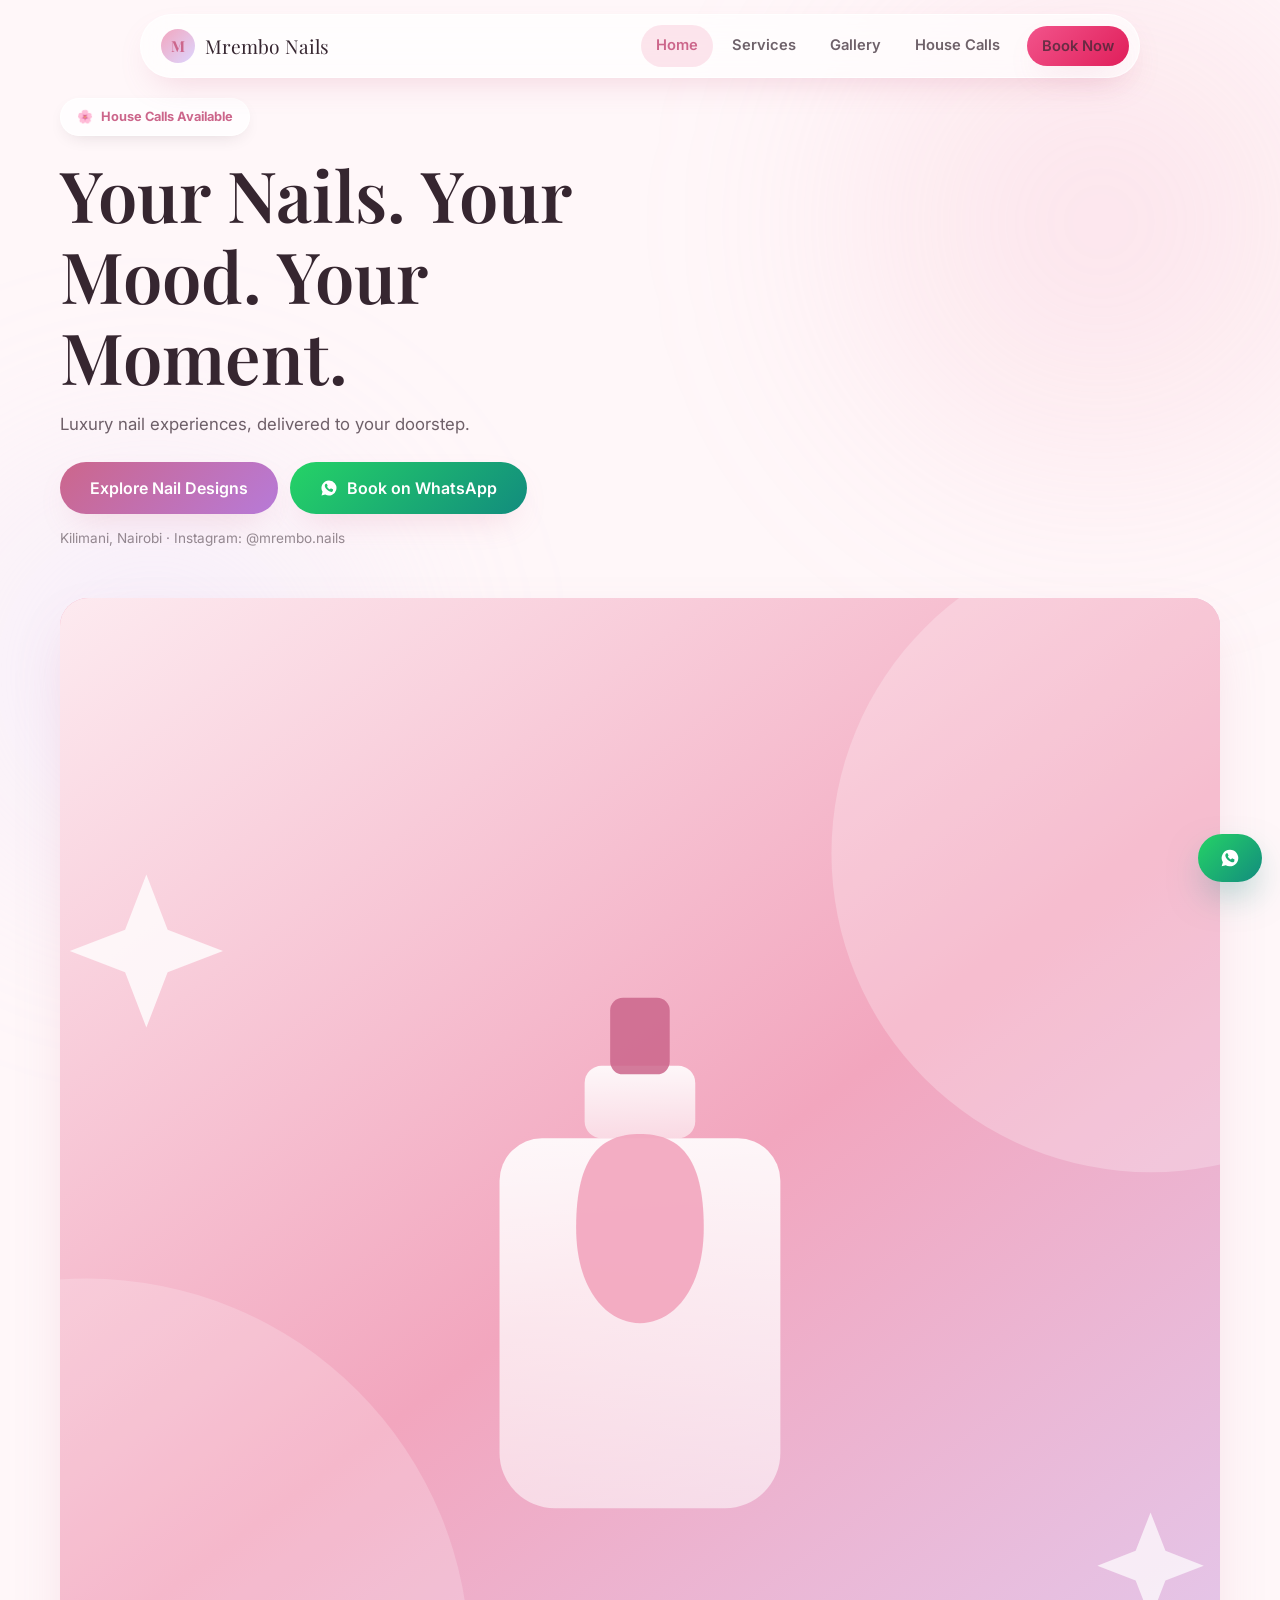
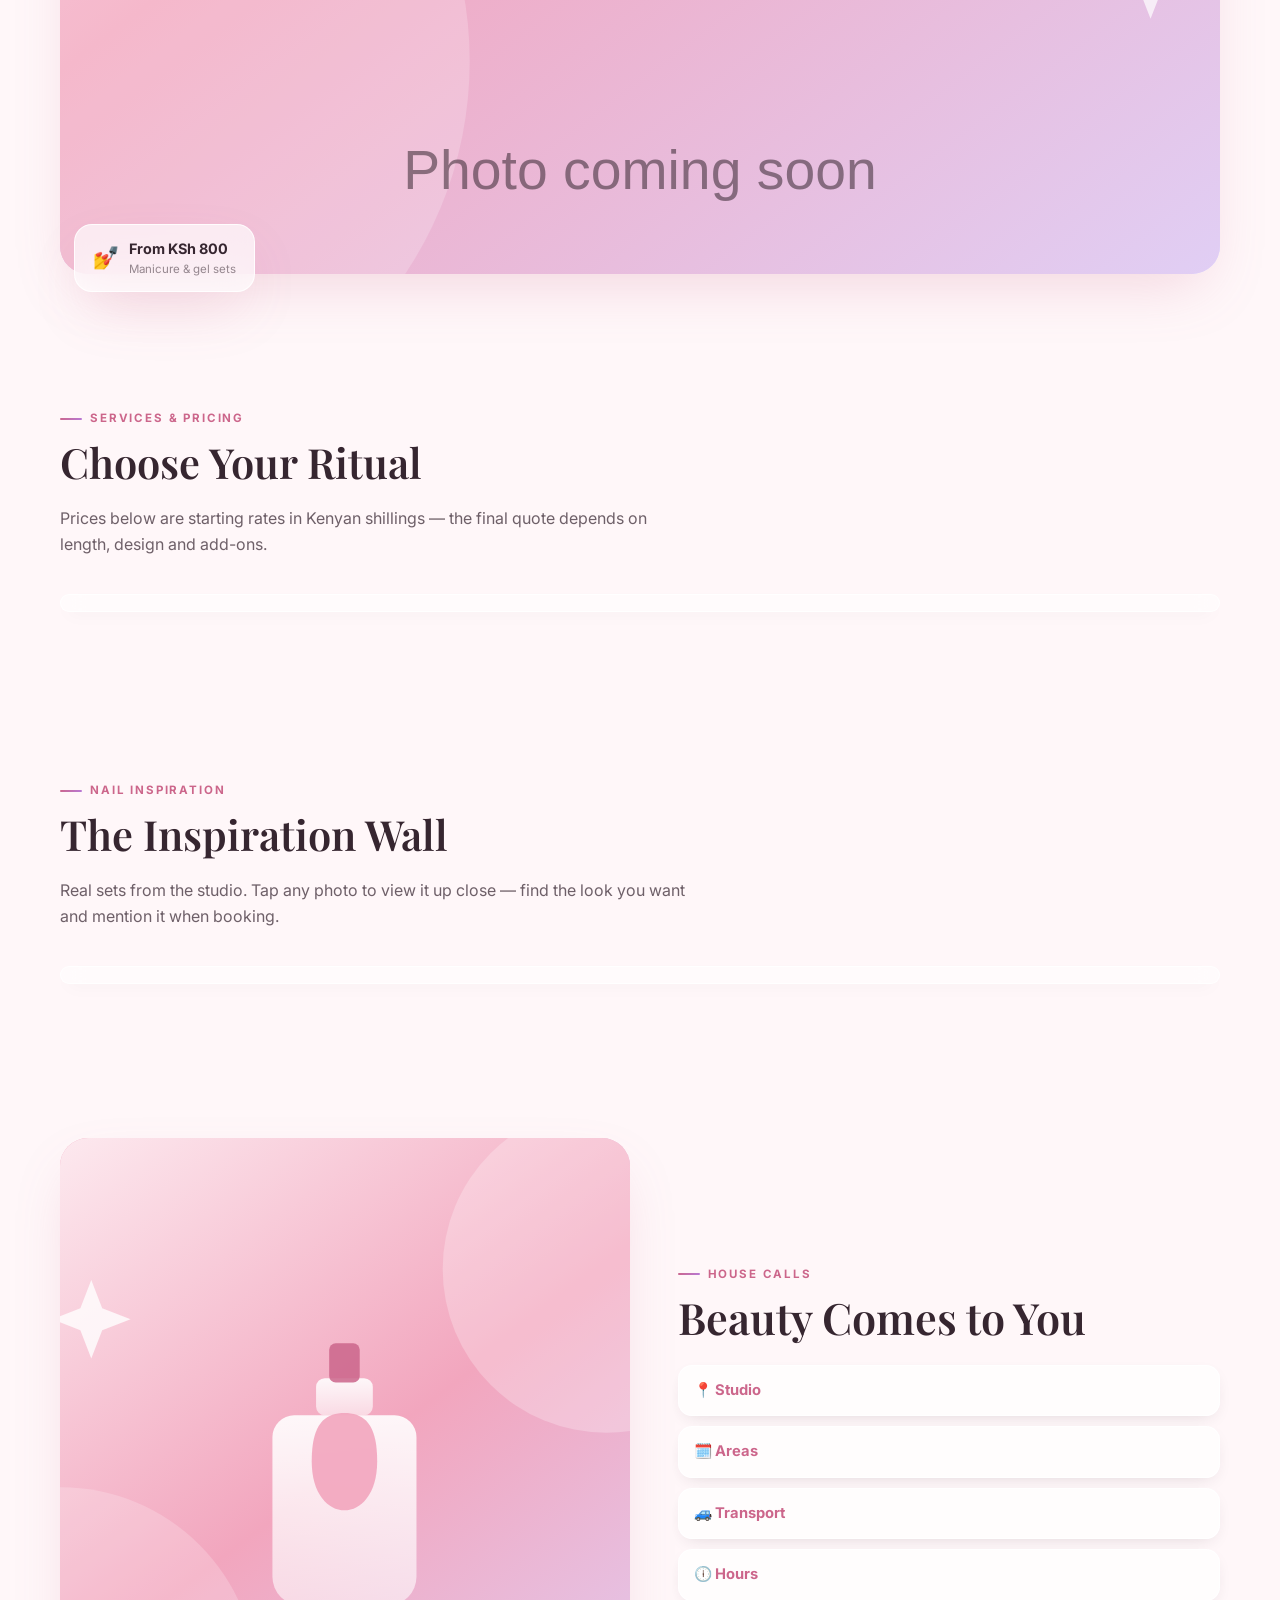
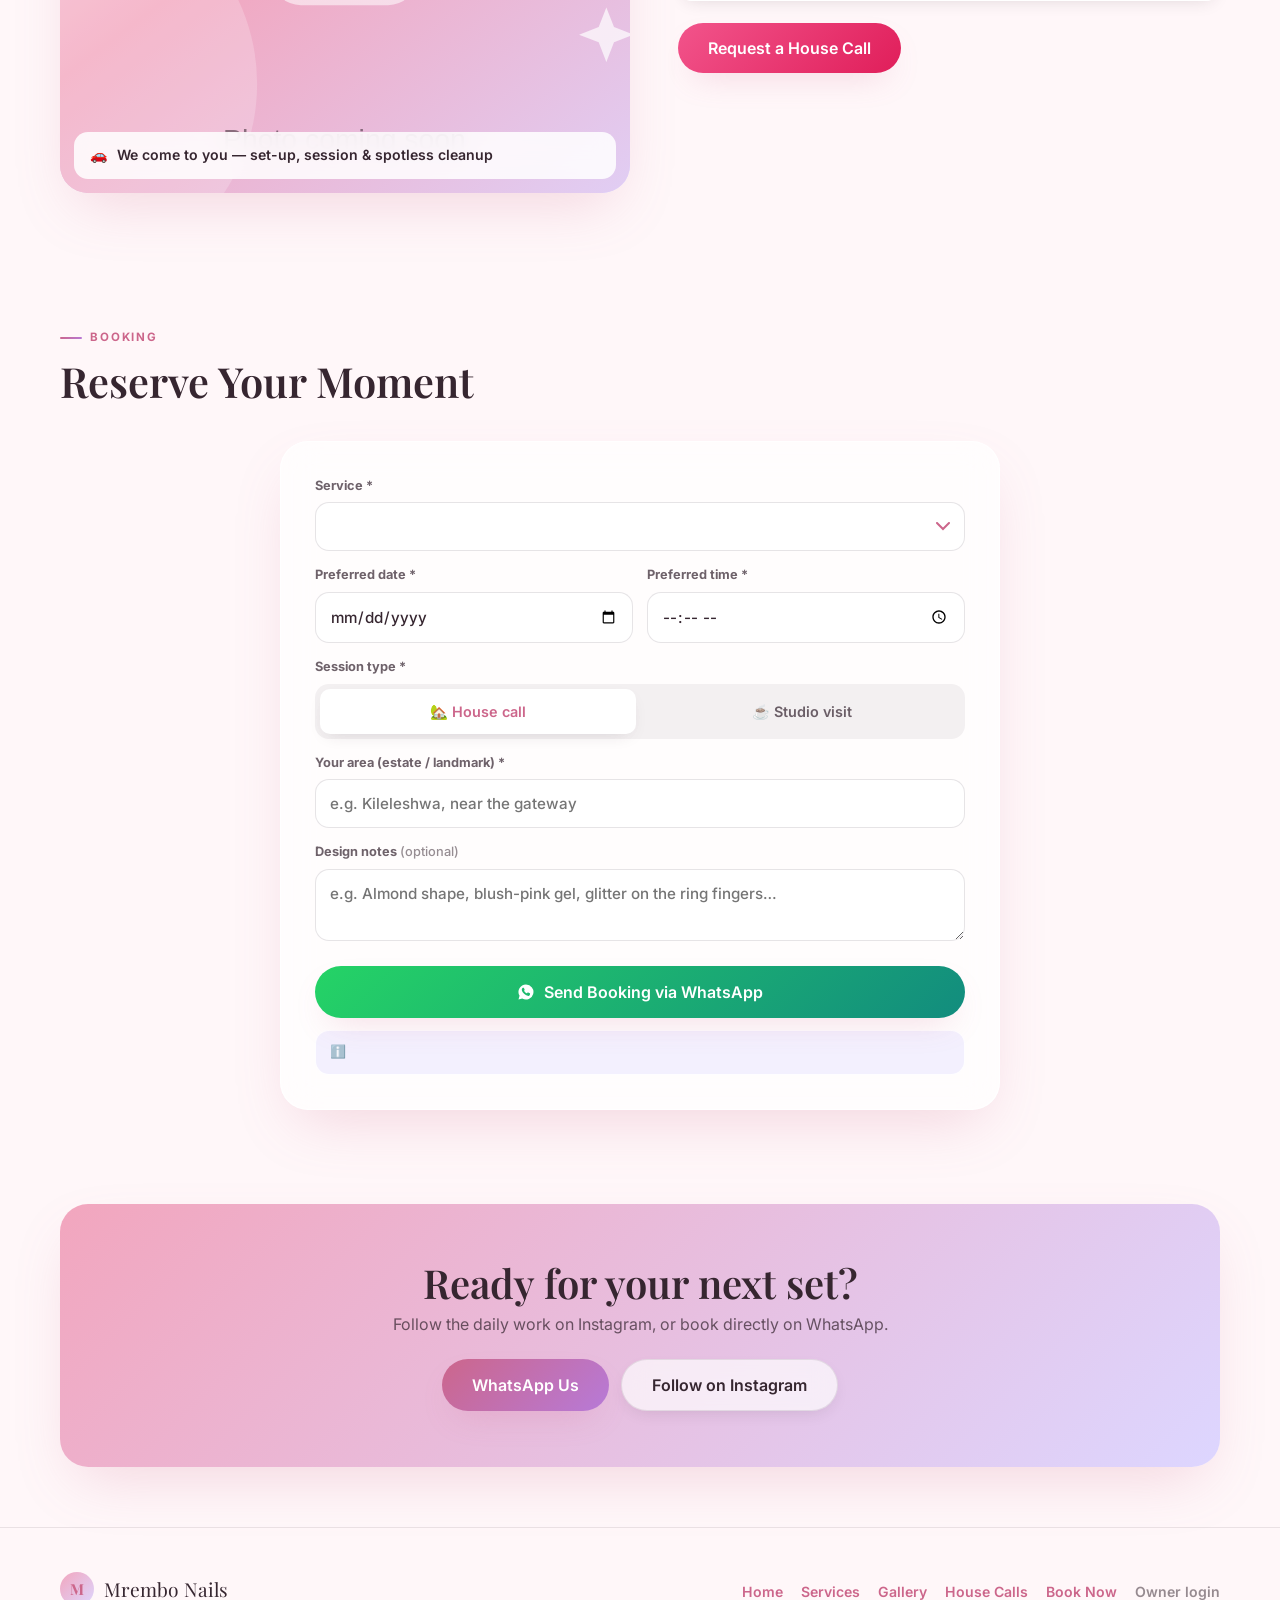
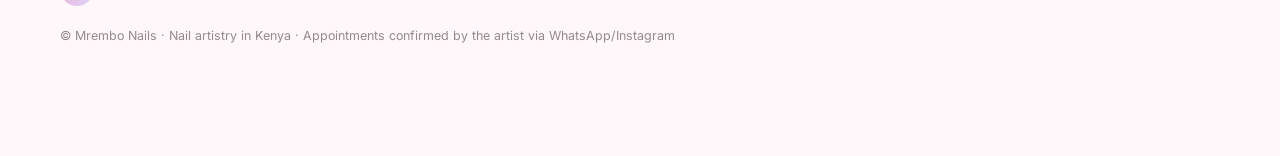
<file: index.html>
<!DOCTYPE html>
<html lang="en">
<head>
  <meta charset="UTF-8">
  <meta name="viewport" content="width=device-width, initial-scale=1.0, viewport-fit=cover">
  <!-- 👑 CONFIGURE (optional): replace with the real title/description before launch -->
  <title>Mrembo Nails — Luxury Nail Experiences in Nairobi</title>
  <meta name="description" content="Luxury nail experiences delivered to your doorstep. Manicure, gel, acrylic, French tips & custom nail art — book instantly on WhatsApp. House calls available.">
  <meta name="theme-color" content="#FFF7F9">
  <meta property="og:title" content="Mrembo Nails — Your Nails. Your Mood. Your Moment.">
  <meta property="og:description" content="Luxury nail experiences, delivered to your doorstep. Book on WhatsApp.">
  <meta property="og:type" content="website">

  <link rel="preconnect" href="https://fonts.googleapis.com">
  <link rel="preconnect" href="https://fonts.gstatic.com" crossorigin>
  <link rel="preconnect" href="https://images.unsplash.com">
  <link href="https://fonts.googleapis.com/css2?family=Playfair+Display:ital,wght@0,500;0,600;0,700;1,500&family=Inter:wght@400;500;600;700&display=swap" rel="stylesheet">
  <link rel="stylesheet" href="styles.css">
  <link rel="icon" href="assets/favicon.svg" type="image/svg+xml">
</head>
<body>
  <a class="skip-link" href="#main">Skip to content</a>
  <div class="page-glow" aria-hidden="true"></div>

  <!-- ── Floating glass navigation ─────────────────────────────────── -->
  <nav class="site-nav" aria-label="Main">
    <a class="brand" href="#home" id="brand">
      <span class="brand-mark" id="brand-mark" aria-hidden="true">M</span>
      <img id="brand-img" alt="" hidden>
      <span id="brand-name">Mrembo Nails</span>
    </a>
    <div class="nav-links">
      <a href="#home" class="active">Home</a>
      <a href="#services">Services</a>
      <a href="#gallery">Gallery</a>
      <a href="#house-calls">House Calls</a>
      <a href="#services" class="btn btn-sm btn-light nav-cta" data-scroll>Book Now</a>
    </div>
    <button class="icon-btn menu-btn" id="menu-btn" aria-label="Open menu" aria-expanded="false" aria-controls="drawer">
      <span></span><span></span><span></span>
    </button>
  </nav>
  <div class="mobile-drawer" id="drawer">
    <a href="#home">Home</a>
    <a href="#services">Services</a>
    <a href="#gallery">Gallery</a>
    <a href="#house-calls">House Calls</a>
    <a href="#book">Book Now</a>
  </div>

  <main id="main">
    <!-- ── Hero ──────────────────────────────────────────────────────── -->
    <section id="home" class="section" style="padding-top: calc(var(--nav-h) + 34px);">
      <div class="wrap hero-grid" style="display:grid; gap:34px; align-items:center;">
        <div class="hero-txt" style="max-width:560px;">
          <span class="pill-badge" id="hero-badge" style="display:inline-flex;align-items:center;gap:8px;background:rgba(255,255,255,0.75);border:1px solid var(--border);box-shadow:var(--shadow-sm);border-radius:999px;padding:8px 16px;font-size:0.8rem;font-weight:700;color:var(--rose);margin-bottom:18px;">
            <span aria-hidden="true">🌸</span><span id="hero-badge-text">House Calls Available</span>
          </span>
          <h1 style="font-size:clamp(2.5rem, 8vw, 4.4rem); margin-bottom:14px;" id="hero-headline">Your Nails. Your Mood. Your Moment.</h1>
          <p style="font-size:1.05rem; color:var(--ink-soft); margin-bottom:24px;" id="hero-desc">
            Luxury nail experiences, delivered to your doorstep.
          </p>
          <div style="display:flex; gap:12px; flex-wrap:wrap;">
            <a href="#gallery" class="btn btn-lg" id="hero-explore">Explore Nail Designs</a>
            <a href="#book" class="btn btn-lg btn-wa" id="hero-wa" data-scroll>
              <svg width="18" height="18" viewBox="0 0 24 24" fill="currentColor" aria-hidden="true"><path d="M12 2a10 10 0 0 0-8.6 15.1L2 22l5-1.3A10 10 0 1 0 12 2Zm5.2 14c-.2.6-1.2 1.2-1.7 1.2-.4 0-1 .1-3.3-.9-2.8-1.2-4.6-4.1-4.7-4.3-.1-.2-1.1-1.6-1.1-3s.7-2.1 1-2.4c.2-.3.5-.4.7-.4h.5c.2 0 .4 0 .6.5l.9 2.1c.1.2.1.4 0 .6L9.6 10c-.1.2-.2.4 0 .6.4.7 1 1.5 1.6 2 .7.6 1.3.9 1.7 1.1.2.1.4 0 .5-.1l.9-1c.2-.2.4-.2.6-.1l2.1 1c.2.1.4.2.4.4s0 1-.2 1.1Z"/></svg>
              <span id="hero-wa-label">Book on WhatsApp</span>
            </a>
          </div>
          <p style="font-size:0.85rem; color:var(--ink-faint); margin-top:14px;" id="hero-meta">Kilimani, Nairobi · Instagram: @mrembo.nails</p>
        </div>
        <div class="hero-img" style="position:relative;">
          <div style="border-radius:var(--radius-lg); overflow:hidden; box-shadow:var(--shadow-lg); aspect-ratio:4/4.4; background:var(--grad-pink);">
            <img id="hero-image" src="assets/placeholder.svg" alt="Fresh set of glossy nails, a sample from the studio" fetchpriority="high" style="width:100%;height:100%;object-fit:cover;">
          </div>
          <div class="glass-card" id="hero-from-card" style="position:absolute; left:14px; bottom:-18px; padding:12px 18px; border-radius:18px; display:flex; align-items:center; gap:10px;">
            <span style="font-size:1.3rem;" aria-hidden="true">💅</span>
            <div>
              <div style="font-weight:700; font-size:0.9rem;"><span id="hero-from-label">From</span> <span id="hero-from">KSh 800</span></div>
              <div id="hero-from-caption" style="font-size:0.72rem; color:var(--ink-faint);">Manicure & gel sets</div>
            </div>
          </div>
        </div>
      </div>
    </section>

    <!-- ── Services & pricing ───────────────────────────────────────── -->
    <section id="services" class="section">
      <div class="wrap">
        <div class="section-head">
          <span class="kicker">Services & Pricing</span>
          <h2 class="section-title" id="services-title">Choose Your Ritual</h2>
          <p class="section-sub" id="services-sub">
            Prices below are starting rates in Kenyan shillings — the final quote depends on length, design and add-ons.
          </p>
        </div>

        <div class="filtersbar" role="group" aria-label="Filter services by category">
          <div class="chips" id="service-filters" role="group" aria-label="Service categories"></div>
        </div>
        <div class="cards-grid" id="services-grid" aria-live="polite"></div>
        <p class="hint" id="services-note"></p>
      </div>
    </section>

    <!-- ── Gallery ──────────────────────────────────────────────────── -->
    <section id="gallery" class="section">
      <div class="wrap">
        <div class="section-head">
          <span class="kicker">Nail Inspiration</span>
          <h2 class="section-title" id="gallery-title">The Inspiration Wall</h2>
          <p class="section-sub" id="gallery-sub">Real sets from the studio. Tap any photo to view it up close — find the look you want and mention it when booking.</p>
        </div>
        <div class="chips" id="gallery-filters" role="group" aria-label="Filter gallery by category"></div>
        <div class="gallery-grid" id="gallery-grid"></div>
      </div>
    </section>

    <!-- ── House calls ──────────────────────────────────────────────── -->
    <section id="house-calls" class="section">
      <div class="wrap house-split">
        <div class="house-photo reveal">
          <img id="tech-image" src="assets/placeholder.svg" alt="The nail technician at work during a home visit" loading="lazy">
          <div class="house-photo-tag"><span aria-hidden="true">🚗</span> <span id="house-tag">We come to you — set-up, session &amp; spotless cleanup</span></div>
        </div>
        <div class="house-info">
          <span class="kicker">House Calls</span>
          <h2 class="reveal" id="house-title">Beauty Comes to You</h2>
          <p class="reveal" id="house-desc"></p>
          <ul class="house-facts">
            <li><b>📍 Studio</b><span id="fact-studio"></span></li>
            <li><b>🗓️ Areas</b><span id="fact-areas"></span></li>
            <li><b>🚙 Transport</b><span id="fact-transport"></span></li>
            <li><b>🕕 Hours</b><span id="fact-hours"></span></li>
          </ul>
          <a href="#book" class="btn btn-lg btn-light" data-scroll>Request a House Call</a>
        </div>
      </div>
    </section>

    <!-- ── Booking ──────────────────────────────────────────────────── -->
    <section id="book" class="section">
      <div class="wrap">
        <div class="section-head">
          <span class="kicker">Booking</span>
          <h2 class="section-title" id="booking-title">Reserve Your Moment</h2>
          <p class="section-sub" id="booking-instructions"></p>
        </div>

        <form class="glass-card" id="booking-form" novalidate
              style="max-width:720px; margin:0 auto; padding:clamp(20px,4vw,34px);">
          <div class="form-grid">
            <div class="full">
              <label class="field-label" for="f-service">Service *</label>
              <select class="select" id="f-service" required></select>
            </div>
            <div>
              <label class="field-label" for="f-date">Preferred date *</label>
              <input class="input" type="date" id="f-date" required>
            </div>
            <div>
              <label class="field-label" for="f-time">Preferred time *</label>
              <input class="input" type="time" id="f-time" required>
            </div>
            <div class="full">
              <span class="field-label" id="mode-label">Session type *</span>
              <div class="mode-toggle" role="radiogroup" aria-labelledby="mode-label">
                <input class="mode-choice" type="radio" name="mode" id="mode-house" value="House call" checked>
                <label for="mode-house">🏡 House call</label>
                <input class="mode-choice" type="radio" name="mode" id="mode-studio" value="Studio visit">
                <label for="mode-studio">☕ Studio visit</label>
              </div>
            </div>
            <div class="full">
              <label class="field-label" for="f-location">Your area (estate / landmark) *</label>
              <input class="input" id="f-location" placeholder="e.g. Kileleshwa, near the gateway" maxlength="120" autocomplete="off" required>
            </div>
            <div class="full">
              <label class="field-label" for="f-notes">Design notes <span style="font-weight:500;color:var(--ink-faint)">(optional)</span></label>
              <textarea class="textarea" id="f-notes" placeholder="e.g. Almond shape, blush-pink gel, glitter on the ring fingers…" maxlength="600"></textarea>
            </div>
          </div>

          <div class="booking-summary" id="booking-summary" style="margin-top:16px;" hidden></div>

          <div style="margin-top:18px;">
            <button type="submit" class="btn btn-lg btn-wa btn-block" id="booking-submit">
              <svg width="18" height="18" viewBox="0 0 24 24" fill="currentColor" aria-hidden="true"><path d="M12 2a10 10 0 0 0-8.6 15.1L2 22l5-1.3A10 10 0 1 0 12 2Zm5.2 14c-.2.6-1.2 1.2-1.7 1.2-.4 0-1 .1-3.3-.9-2.8-1.2-4.6-4.1-4.7-4.3-.1-.2-1.1-1.6-1.1-3s.7-2.1 1-2.4c.2-.3.5-.4.7-.4h.5c.2 0 .4 0 .6.5l.9 2.1c.1.2.1.4 0 .6L9.6 10c-.1.2-.2.4 0 .6.4.7 1 1.5 1.6 2 .7.6 1.3.9 1.7 1.1.2.1.4 0 .5-.1l.9-1c.2-.2.4-.2.6-.1l2.1 1c.2.1.4.2.4.4s0 1-.2 1.1Z"/></svg>
              Send Booking via WhatsApp
            </button>
            <p class="disclaimer" id="booking-disclaimer"><span aria-hidden="true">ℹ️</span><span id="booking-disclaimer-text"></span></p>
          </div>
        </form>
      </div>
    </section>

    <!-- ── CTA band ─────────────────────────────────────────────────── -->
    <section class="wrap">
      <div class="cta-band reveal" id="cta-band">
        <h2 class="cta-band-title" id="cta-band-title">Ready for your next set?</h2>
        <p class="cta-band-sub" id="cta-band-sub">Follow the daily work on Instagram, or book directly on WhatsApp.</p>
        <div class="cta-band-actions">
          <a class="btn btn-lg" id="band-wa" href="#" data-scroll><span id="band-wa-label">WhatsApp Us</span></a>
          <a class="btn btn-lg btn-outline" id="band-ig" href="#" target="_blank" rel="noopener"><span id="band-ig-label">Follow on Instagram</span></a>
        </div>
      </div>
    </section>
  </main>

  <!-- ── Footer ─────────────────────────────────────────────────────── -->
  <footer class="site-footer">
    <div class="wrap footer-grid">
      <div>
        <div class="brand" style="margin-bottom:6px;">
          <span class="brand-mark" id="foot-mark" aria-hidden="true">M</span><span id="foot-name">Mrembo Nails</span>
        </div>
        <div style="font-size:0.85rem;color:var(--ink-soft);" id="foot-location"></div>
      </div>
      <div class="footer-links">
        <a href="#home">Home</a>
        <a href="#services">Services</a>
        <a href="#gallery">Gallery</a>
        <a href="#house-calls">House Calls</a>
        <a href="#book">Book Now</a>
        <a href="admin.html" rel="nofollow" style="color:var(--ink-faint);">Owner login</a>
      </div>
    </div>
    <div class="wrap footer-note">© <span id="foot-year"></span> <span id="foot-brand">Mrembo Nails</span><span id="foot-note"> · Nail artistry in Kenya · Appointments confirmed by the artist via WhatsApp/Instagram</span></div>
  </footer>

  <!-- ── Floating WhatsApp action ──────────────────────────────────── -->
  <button class="fab-wa" id="fab" type="button" aria-label="Chat on WhatsApp">
    <svg width="20" height="20" viewBox="0 0 24 24" fill="currentColor" aria-hidden="true"><path d="M12 2a10 10 0 0 0-8.6 15.1L2 22l5-1.3A10 10 0 1 0 12 2Zm5.2 14c-.2.6-1.2 1.2-1.7 1.2-.4 0-1 .1-3.3-.9-2.8-1.2-4.6-4.1-4.7-4.3-.1-.2-1.1-1.6-1.1-3s.7-2.1 1-2.4c.2-.3.5-.4.7-.4h.5c.2 0 .4 0 .6.5l.9 2.1c.1.2.1.4 0 .6L9.6 10c-.1.2-.2.4 0 .6.4.7 1 1.5 1.6 2 .7.6 1.3.9 1.7 1.1.2.1.4 0 .5-.1l.9-1c.2-.2.4-.2.6-.1l2.1 1c.2.1.4.2.4.4s0 1-.2 1.1Z"/></svg>
  </button>

  <!-- ── Service detail modal ──────────────────────────────────────── -->
  <div class="modal-root js-modal" id="service-modal" hidden role="dialog" aria-modal="true" aria-labelledby="sm-title">
    <div class="modal-backdrop" data-close></div>
    <div class="modal-body" role="document">
      <button class="icon-btn modal-close" data-close aria-label="Close service details">✕</button>
      <div class="modal-media"><img id="sm-img" src="assets/placeholder.svg" alt=""></div>
      <div class="modal-scroll">
        <span class="tag" id="sm-cat" style="margin-bottom:8px;"></span>
        <h2 class="modal-title" id="sm-title"></h2>
        <div class="modal-price-row">
          <span class="price-tag" id="sm-price"></span>
          <span class="price-small" id="sm-duration"></span>
        </div>
        <p class="modal-desc" id="sm-desc"></p>
        <div id="sm-addons-wrap" hidden>
          <div class="addons-title">Optional add-ons</div>
          <div id="sm-addons"></div>
        </div>
        <p class="hint">Final price is confirmed by the artist after reviewing your request — length, design & add-ons may adjust it.</p>
      </div>
      <div class="summary-bar">
        <div>
          <div class="summary-label">Estimated total</div>
          <div class="summary-price" id="sm-total"></div>
        </div>
        <button class="btn" id="sm-book">
          <svg width="17" height="17" viewBox="0 0 24 24" fill="currentColor" aria-hidden="true"><path d="M12 2a10 10 0 0 0-8.6 15.1L2 22l5-1.3A10 10 0 1 0 12 2Zm5.2 14c-.2.6-1.2 1.2-1.7 1.2-.4 0-1 .1-3.3-.9-2.8-1.2-4.6-4.1-4.7-4.3-.1-.2-1.1-1.6-1.1-3s.7-2.1 1-2.4c.2-.3.5-.4.7-.4h.5c.2 0 .4 0 .6.5l.9 2.1c.1.2.1.4 0 .6L9.6 10c-.1.2-.2.4 0 .6.4.7 1 1.5 1.6 2 .7.6 1.3.9 1.7 1.1.2.1.4 0 .5-.1l.9-1c.2-.2.4-.2.6-.1l2.1 1c.2.1.4.2.4.4s0 1-.2 1.1Z"/></svg>
          Book This Set
        </button>
      </div>
    </div>
  </div>

  <!-- ── Gallery lightbox ──────────────────────────────────────────── -->
  <div class="modal-root js-modal lightbox" id="lightbox" hidden role="dialog" aria-modal="true" aria-label="Enlarged gallery photo">
    <div class="modal-backdrop" data-close style="background:rgba(20,12,18,0.75);"></div>
    <div class="modal-body" role="document">
      <button class="icon-btn modal-close" data-close aria-label="Close photo">✕</button>
      <button class="lb-nav lb-prev" id="lb-prev" aria-label="Previous photo">←</button>
      <button class="lb-nav lb-next" id="lb-next" aria-label="Next photo">→</button>
      <div class="lightbox-stage">
        <figure style="margin:0; display:contents;">
          <img id="lb-img" src="assets/placeholder.svg" alt="">
          <figcaption><strong id="lb-title"></strong><span id="lb-desc"></span></figcaption>
        </figure>
        <button class="lightbox-zoom" id="lb-zoom" aria-pressed="false" aria-label="Toggle zoom">🔍 Zoom</button>
      </div>
    </div>
  </div>

  <div class="toasts" aria-live="polite"></div>

  <!-- Load order matters: config → supabase → ui → script -->
  <script src="config.js"></script>
  <script src="assets/vendor/supabase.js" defer></script>
  <script src="supabase.js" defer></script>
  <script src="ui.js" defer></script>
  <script src="script.js" defer></script>
</body>
</html>
</file>
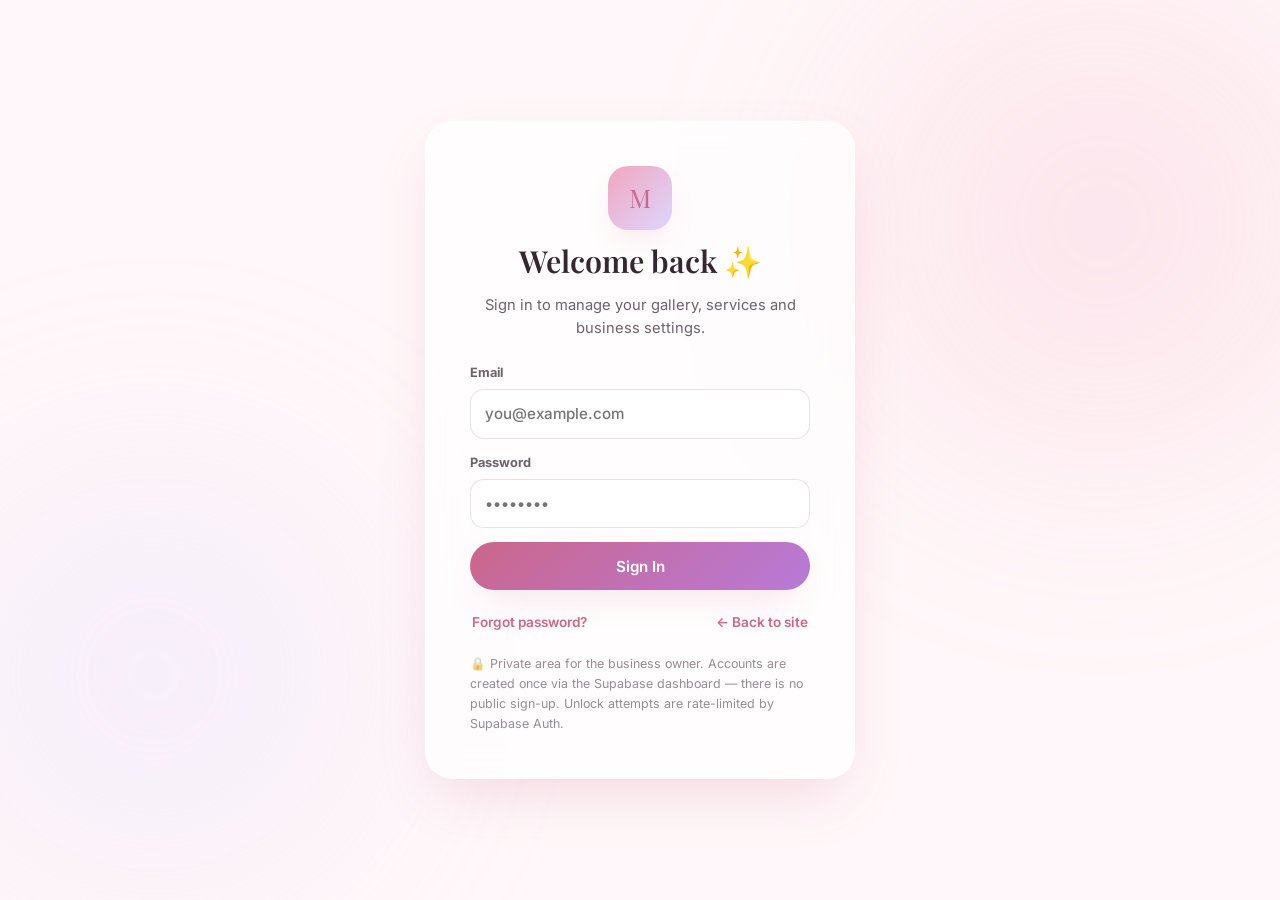
<file: admin.html>
<!DOCTYPE html>
<html lang="en">
<head>
  <meta charset="UTF-8">
  <meta name="viewport" content="width=device-width, initial-scale=1.0, viewport-fit=cover">
  <title>Owner Studio — Mrembo Nails</title>
  <meta name="description" content="Private owner dashboard.">
  <meta name="robots" content="noindex, nofollow">
  <meta name="theme-color" content="#FFF7F9">

  <link rel="preconnect" href="https://fonts.googleapis.com">
  <link rel="preconnect" href="https://fonts.gstatic.com" crossorigin>
  <link href="https://fonts.googleapis.com/css2?family=Playfair+Display:wght@500;600;700&family=Inter:wght@400;500;600;700&display=swap" rel="stylesheet">
  <link rel="stylesheet" href="styles.css">
  <link rel="icon" href="assets/favicon.svg" type="image/svg+xml">
</head>
<body>
  <div class="page-glow" aria-hidden="true"></div>

  <!-- ═══════════════════ SESSION CHECK (brief) ═══════════════════ -->
  <div class="auth-wrap" id="auth-loading">
    <div class="glass-card auth-card" style="text-align:center;">
      <div class="auth-mark" aria-hidden="true">M</div>
      <h1>One moment…</h1>
      <p class="lead"><span class="spinner" aria-hidden="true"></span> Checking your session.</p>
    </div>
  </div>

  <!-- ═══════════════════ LOGIN VIEW ═══════════════════ -->
  <div class="auth-wrap" id="auth-view" hidden>
    <div class="glass-card auth-card">
      <div class="auth-mark" aria-hidden="true">M</div>
      <h1>Welcome back ✨</h1>
      <p class="lead" id="auth-lead">Sign in to manage your gallery, services and business settings.</p>

      <form class="auth-form" id="login-form" novalidate>
        <div>
          <label class="field-label" for="login-email">Email</label>
          <input class="input" type="email" id="login-email" autocomplete="email" placeholder="you@example.com" required>
        </div>
        <div>
          <label class="field-label" for="login-password">Password</label>
          <input class="input" type="password" id="login-password" autocomplete="current-password" placeholder="••••••••" required>
        </div>
        <div class="form-msg err" id="login-msg" role="alert" hidden></div>
        <button type="submit" class="btn btn-block" id="login-btn">Sign In</button>
        <div class="auth-extra">
          <button type="button" class="link-btn" id="forgot-btn">Forgot password?</button>
          <a href="index.html" class="link-btn" style="text-decoration:none;">← Back to site</a>
        </div>
      </form>

      <p class="auth-note">🔒 Private area for the business owner. Accounts are created once via the Supabase dashboard — there is no public sign-up. Unlock attempts are rate-limited by Supabase Auth.</p>
    </div>
  </div>

  <!-- ═══════════════════ DASHBOARD VIEW ═══════════════════ -->
  <div id="dash-view" hidden>
    <header class="admin-top">
      <a class="brand" href="index.html" style="text-decoration:none;">
        <span class="brand-mark" aria-hidden="true">M</span>
        <span>Owner Studio</span>
      </a>
      <div class="admin-user">
        <span class="tag" id="user-chip" title="Signed in">…</span>
        <button class="btn btn-sm btn-outline" id="logout-btn">Log out</button>
      </div>
      <nav aria-label="Dashboard sections">
        <button class="admin-tab active" data-tab="dashboard">Dashboard</button>
        <button class="admin-tab" data-tab="gallery">Gallery</button>
        <button class="admin-tab" data-tab="services">Services</button>
        <button class="admin-tab" data-tab="settings">Settings</button>
      </nav>
    </header>

    <main class="wrap" style="padding-bottom:60px;">

      <!-- ── TAB: Dashboard ─────────────────────────────────────── -->
      <section class="tab-panel" data-tab="dashboard">
        <div class="dash-grid">
          <div class="glass-card stat"><span class="stat-num" id="stat-total">–</span><span class="stat-label">Gallery images</span><span class="stat-sub" id="stat-total-sub"></span></div>
          <div class="glass-card stat"><span class="stat-num" id="stat-published">–</span><span class="stat-label">Published</span><span class="stat-sub" id="stat-pub-sub">Visible on the site</span></div>
          <div class="glass-card stat"><span class="stat-num" id="stat-services">–</span><span class="stat-label">Services</span><span class="stat-sub" id="stat-svc-sub"></span></div>
          <div class="glass-card stat"><span class="stat-num" id="stat-feat">–</span><span class="stat-label">Featured sets</span><span class="stat-sub">★ Marked favourites</span></div>
        </div>

        <div class="panel">
          <div class="panel-head">
            <div><h2>Quick actions</h2><p class="hint">The two things owners do most.</p></div>
          </div>
          <div class="quick-actions">
            <button class="btn" data-goto="gallery">☁ Upload Photos</button>
            <button class="btn btn-outline" data-goto="services">💅 Manage Services & Prices</button>
            <button class="btn btn-outline" data-goto="settings">⚙ Business Settings</button>
            <button class="btn btn-outline" id="dash-reload">↻ Reload Data</button>
            <a class="btn btn-outline" href="index.html" target="_blank" rel="noopener">👀 View Public Site</a>
          </div>
        </div>

        <div class="panel">
          <div class="panel-head"><div><h2>Recent uploads</h2><p class="hint">Your five latest gallery photos.</p></div></div>
          <div class="gallery-grid" id="recent-uploads" style="grid-template-columns:repeat(auto-fill,minmax(120px,1fr));"></div>
        </div>
      </section>

      <!-- ── TAB: Gallery ───────────────────────────────────────── -->
      <section class="tab-panel" data-tab="gallery" hidden>
        <div class="panel">
          <div class="panel-head">
            <div><h2>Upload nail photos</h2><p class="hint">JPEG/PNG/WebP/AVIF · up to 12 MB each (larger ones are compressed automatically) · pick several at once.</p></div>
          </div>
          <div class="upload-grid">
            <div>
              <div class="dropzone" id="dropzone" role="button" tabindex="0" aria-label="Choose photos to upload">
                <strong>Drop photos here</strong>
                <span>or tap to browse your gallery</span>
              </div>
              <input type="file" id="file-input" accept="image/jpeg,image/png,image/webp,image/avif" multiple hidden>
              <div class="photo-previews" id="previews"></div>
            </div>
            <div>
              <div class="settings-form wide" style="max-width:none; gap:14px;">
                <div class="full">
                  <label class="field-label" for="gal-source">Photo source</label>
                  <select class="select" id="gal-source">
                    <option value="upload">☁ Upload from my device</option>
                    <option value="ai_generated">✨ Upload AI-generated art</option>
                    <option value="external">🔗 Publish an external image URL</option>
                  </select>
                  <p class="hint" id="gal-source-hint">AI-generated sets: generate with your favourite tool, then upload here to publish it safely on your own site.</p>
                </div>
                <div class="full" id="gal-external-row" hidden>
                  <label class="field-label" for="gal-external-url">External image URL</label>
                  <input class="input" id="gal-external-url" inputmode="url" placeholder="https://… (direct link to the .jpg/.png)">
                  <p class="hint">The photo stays wherever it is hosted; only your gallery record lives in Supabase. Delete removes your record, not the external file.</p>
                </div>
                <div class="full">
                  <label class="field-label" for="gal-title">Title</label>
                  <input class="input" id="gal-title" placeholder="e.g. Blush Almond Gel — for Wanjiku" maxlength="120">
                </div>
                <div class="full">
                  <label class="field-label" for="gal-desc">Description <span style="font-weight:500;color:var(--ink-faint)">(optional)</span></label>
                  <input class="input" id="gal-desc" placeholder="e.g. Milky blush pink with a chrome accent" maxlength="240">
                </div>
                <div>
                  <label class="field-label" for="gal-category">Gallery category</label>
                  <select class="select" id="gal-category"></select>
                </div>
                <div>
                  <span class="field-label">Visibility</span>
                  <div style="display:flex; gap:18px; padding-top:8px;">
                    <label class="switch"><input type="checkbox" id="gal-pub" checked><i></i>Published</label>
                    <label class="switch"><input type="checkbox" id="gal-feat"><i></i>★ Featured</label>
                  </div>
                  <p class="hint">Unpublished photos stay private — only you see them until you publish.</p>
                </div>
              </div>
              <button class="btn btn-block" id="upload-btn" style="margin-top:16px;" disabled>Upload Photos</button>
              <div class="progresslist" id="upload-progress"></div>
              <div class="form-msg" id="upload-msg"></div>
            </div>
          </div>
        </div>

        <div class="panel">
          <div class="panel-head">
            <div><h2>Your photos</h2><p class="hint"><span id="gal-count">0</span> photos · published ones show on the public site.</p></div>
            <button class="btn btn-sm btn-outline" id="gal-refresh">↻ Refresh</button>
          </div>
          <div style="display:flex; gap:10px; flex-wrap:wrap; align-items:center; margin-bottom:16px;">
            <input class="input" id="gal-search" type="search" placeholder="🔍 Search titles & descriptions…" style="flex:1 1 240px; max-width:340px;">
            <select class="select" id="gal-source-filter" style="max-width:230px;">
              <option value="">All kinds of photos</option>
              <option value="upload">☁ Device uploads</option>
              <option value="ai_generated">✨ AI-generated</option>
              <option value="external">🔗 External links</option>
            </select>
            <span class="mini" id="gal-filter-count" style="color:var(--ink-faint);"></span>
          </div>
          <div class="manage-grid" id="gallery-manage">
            <div class="skeleton" aria-hidden="true"></div><div class="skeleton" aria-hidden="true"></div>
          </div>
        </div>
      </section>

      <!-- ── TAB: Services ──────────────────────────────────────── -->
      <section class="tab-panel" data-tab="services" hidden>
        <div class="panel">
          <div class="panel-head">
            <div><h2>Services & pricing</h2><p class="hint">Everything here appears on the public site instantly — no HTML editing needed.</p></div>
            <button class="btn" id="add-service-btn">+ Add Service</button>
          </div>
          <div class="manage-grid" id="services-manage">
            <div class="skeleton" aria-hidden="true"></div><div class="skeleton" aria-hidden="true"></div>
          </div>
          <p class="hint" style="margin-top:14px;">💡 Starting price (KSh) is the “from” price shown on the cards; add-ons are quoted in the service details popup.</p>
        </div>
      </section>

      <!-- ── TAB: Settings ──────────────────────────────────────── -->
      <section class="tab-panel" data-tab="settings" hidden>
        <div class="panel">
          <div class="panel-head">
            <div><h2>Business settings</h2><p class="hint" id="settings-source-hint">Saved values override the defaults in config.js.</p></div>
          </div>
          <form class="settings-form wide" id="settings-form">
            <div><label class="field-label" for="st-name">Business name</label><input class="input" id="st-name" maxlength="60"></div>
            <div><label class="field-label" for="st-logo">Logo image URL <span style="font-weight:500;color:var(--ink-faint)">(optional)</span></label><input class="input" id="st-logo" inputmode="url" placeholder="https://…"></div>
            <div><label class="field-label" for="st-wa">WhatsApp number</label><input class="input" id="st-wa" inputmode="numeric" placeholder="2547XXXXXXXX" maxlength="15"></div>
            <div><label class="field-label" for="st-ig">Instagram username</label><input class="input" id="st-ig" placeholder="yourbrand (no @)" maxlength="30"></div>
            <div><label class="field-label" for="st-location">Studio / base location</label><input class="input" id="st-location" maxlength="80"></div>
            <div><label class="field-label" for="st-hours">Business hours</label><input class="input" id="st-hours" maxlength="90"></div>
            <div class="full"><label class="field-label" for="st-areas">House-call service areas <span style="font-weight:500;color:var(--ink-faint)">(separate with ; )</span></label><input class="input" id="st-areas" maxlength="200"></div>
            <div class="full"><label class="field-label" for="st-transport">Transport / call-out fee policy</label><input class="input" id="st-transport" maxlength="140"></div>
            <div class="full"><label class="field-label" for="st-instructions">Booking instructions (shown above the form)</label><textarea class="textarea" id="st-instructions" maxlength="400"></textarea></div>
            <div class="full"><label class="field-label" for="st-disclaimer">Booking disclaimer (added to every WhatsApp message)</label><textarea class="textarea" id="st-disclaimer" maxlength="400"></textarea></div>

            <div class="full"><h3 style="font-family:'Playfair Display',serif;font-size:1.15rem;margin:18px 0 2px;">Homepage & public text</h3><p class="hint">These are the words and headings visitors actually read — change them any time.</p></div>
            <div><label class="field-label" for="st-headline">Hero headline</label><input class="input" id="st-headline" maxlength="90"></div>
            <div><label class="field-label" for="st-hero-sub">Hero subtitle</label><input class="input" id="st-hero-sub" maxlength="140"></div>
            <div class="full"><label class="field-label" for="st-hero-img">Hero photo URL</label><input class="input" id="st-hero-img" inputmode="url" placeholder="https://…"></div>
            <div class="full"><label class="field-label" for="st-tech-img">House-call photo URL</label><input class="input" id="st-tech-img" inputmode="url" placeholder="https://…"></div>
            <div><label class="field-label" for="st-hero-btn1">Hero primary button label</label><input class="input" id="st-hero-btn1" maxlength="40"></div>
            <div><label class="field-label" for="st-hero-btn2">Hero secondary button label</label><input class="input" id="st-hero-btn2" maxlength="40"></div>
            <div><label class="field-label" for="st-services-title">Services heading</label><input class="input" id="st-services-title" maxlength="70"></div>
            <div><label class="field-label" for="st-gallery-title">Gallery heading</label><input class="input" id="st-gallery-title" maxlength="70"></div>
            <div class="full"><label class="field-label" for="st-services-sub">Services sub-copy</label><input class="input" id="st-services-sub" maxlength="200"></div>
            <div class="full"><label class="field-label" for="st-gallery-sub">Gallery sub-copy</label><input class="input" id="st-gallery-sub" maxlength="200"></div>
            <div><label class="field-label" for="st-booking-title">Booking heading</label><input class="input" id="st-booking-title" maxlength="70"></div>
            <div><label class="field-label" for="st-house-title">House-call heading</label><input class="input" id="st-house-title" maxlength="70"></div>
            <div class="full"><label class="field-label" for="st-house-tag">House-call photo tag line</label><input class="input" id="st-house-tag" maxlength="80"></div>
            <div class="full"><label class="field-label" for="st-meta">Search-engine description (meta)</label><input class="input" id="st-meta" maxlength="260"></div>
            <div class="full"><label class="field-label" for="st-footer">Footer note <span style="font-weight:500;color:var(--ink-faint)">({year} and {brand} allowed)</span></label><input class="input" id="st-footer" maxlength="240"></div>
            <div><label class="field-label" for="st-cta-title">Promo band title</label><input class="input" id="st-cta-title" maxlength="90"></div>
            <div><label class="field-label" for="st-cta-sub">Promo band subtitle</label><input class="input" id="st-cta-sub" maxlength="160"></div>
            <div class="full">
              <span class="field-label">Show or hide</span>
              <div style="display:flex; gap:18px; flex-wrap:wrap; padding-top:8px;">
                <label class="switch"><input type="checkbox" id="st-show-gal"><i></i>Gallery section</label>
                <label class="switch"><input type="checkbox" id="st-show-house"><i></i>House-call panel</label>
                <label class="switch"><input type="checkbox" id="st-show-cta"><i></i>Promo band</label>
              </div>
            </div>

            <div class="full" style="display:flex; gap:10px; align-items:center; flex-wrap:wrap;">
              <button type="submit" class="btn" id="settings-save">💾 Save Settings</button>
              <button type="button" class="btn-ghost btn" id="settings-reset">Reset to config.js defaults</button>
              <span class="form-msg" id="settings-msg"></span>
            </div>
          </form>
        </div>

        <div class="panel danger-zone">
          <div class="panel-head"><div><h2>Account</h2><p class="hint">Your login is protected by Supabase Auth.</p></div></div>
          <div style="display:flex; gap:12px; flex-wrap:wrap; align-items:end;">
            <div>
              <label class="field-label" for="pw-new">Change password</label>
              <input class="input" type="password" id="pw-new" placeholder="New password (min 8 characters)" autocomplete="new-password" style="min-width:230px;">
            </div>
            <button class="btn btn-outline" id="pw-save">Update Password</button>
            <span class="form-msg" id="pw-msg"></span>
          </div>
        </div>
      </section>
    </main>
  </div>

  <!-- ── Service add/edit modal ────────────────────────────────────── -->
  <div class="modal-root js-modal" id="svc-modal" hidden role="dialog" aria-modal="true" aria-labelledby="svc-modal-title">
    <div class="modal-backdrop" data-close></div>
    <div class="modal-body" role="document">
      <button class="icon-btn modal-close" data-close aria-label="Close">✕</button>
      <div class="modal-scroll">
        <h2 class="modal-title" id="svc-modal-title" style="font-size:1.4rem;">Add service</h2>
        <form id="svc-form" class="settings-form wide" style="max-width:none; margin-top:10px;">
          <div class="full">
            <label class="field-label" for="svc-name">Service name *</label>
            <input class="input" id="svc-name" maxlength="60" placeholder="e.g. Gel Nails" required>
          </div>
          <div>
            <label class="field-label" for="svc-category">Category</label>
            <select class="select" id="svc-category"></select>
          </div>
          <div>
            <label class="field-label" for="svc-price">Starting price (KSh) *</label>
            <input class="input" id="svc-price" type="number" min="0" step="50" inputmode="numeric" placeholder="1200" required>
          </div>
          <div>
            <label class="field-label" for="svc-duration">Duration <span style="font-weight:500;color:var(--ink-faint)">(optional)</span></label>
            <input class="input" id="svc-duration" maxlength="30" placeholder="e.g. 60–90 min">
          </div>
          <div>
            <label class="field-label" for="svc-order">Display order</label>
            <input class="input" id="svc-order" type="number" min="1" step="1" inputmode="numeric" placeholder="auto">
          </div>
          <div>
            <label class="field-label" for="svc-cover">Cover photo URL</label>
            <input class="input" id="svc-cover" inputmode="url" placeholder="https://… (or a gallery photo URL)">
          </div>
          <div>
            <label class="field-label" for="svc-cover-pick">…or pick from your gallery</label>
            <select class="select" id="svc-cover-pick"><option value="">— Choose an uploaded photo —</option></select>
          </div>
          <div class="full">
            <label class="field-label" for="svc-desc">Description</label>
            <textarea class="textarea" id="svc-desc" maxlength="400" placeholder="What the client gets, finishes, finishes like…"></textarea>
          </div>
          <div class="full">
            <span class="field-label">Add-ons</span>
            <div id="addon-rows" style="display:grid; gap:8px;"></div>
            <button type="button" class="btn btn-sm btn-outline" id="addon-add" style="margin-top:8px;">+ Add add-on</button>
          </div>
          <div class="full" style="display:flex; gap:18px;">
            <label class="switch"><input type="checkbox" id="svc-enabled" checked><i></i>Enabled (visible on site)</label>
            <label class="switch"><input type="checkbox" id="svc-feat"><i></i>★ Featured</label>
          </div>
          <div class="full form-msg err" id="svc-msg" role="alert"></div>
        </form>
      </div>
      <div class="summary-bar">
        <button class="btn" id="svc-save">Save Service</button>
        <button class="btn btn-outline" data-close>Cancel</button>
      </div>
    </div>
  </div>

  <!-- ── Gallery photo edit modal ──────────────────────────────────── -->
  <div class="modal-root js-modal" id="img-modal" hidden role="dialog" aria-modal="true" aria-labelledby="img-modal-title">
    <div class="modal-backdrop" data-close></div>
    <div class="modal-body" role="document">
      <button class="icon-btn modal-close" data-close aria-label="Close">✕</button>
      <div class="modal-scroll">
        <h2 class="modal-title" id="img-modal-title" style="font-size:1.4rem;">Edit photo</h2>
        <img id="im-thumb" src="assets/placeholder.svg" alt="" style="width:100%; border-radius:14px; margin:8px 0 14px; aspect-ratio:4/3; object-fit:cover;">
        <div class="settings-form" style="max-width:none;">
          <div><label class="field-label" for="im-title">Title</label><input class="input" id="im-title" maxlength="120"></div>
          <div><label class="field-label" for="im-desc">Description</label><input class="input" id="im-desc" maxlength="240"></div>
          <div><label class="field-label" for="im-category">Category</label><select class="select" id="im-category"></select></div>
          <label class="switch" style="justify-content:flex-start;"><input type="checkbox" id="im-feat"><i></i>★ Featured</label>
          <div class="form-msg err" id="im-msg"></div>
        </div>
      </div>
      <div class="summary-bar">
        <button class="btn" id="im-save">Save Changes</button>
        <button class="btn btn-outline" data-close>Cancel</button>
      </div>
    </div>
  </div>

  <!-- ── Confirm dialog ────────────────────────────────────────────── -->
  <div class="modal-root js-modal" id="confirm-modal" hidden role="alertdialog" aria-modal="true" aria-labelledby="confirm-text">
    <div class="modal-backdrop" data-close></div>
    <div class="modal-body" role="document" style="max-width:420px;">
      <div class="modal-scroll" style="text-align:center;">
        <span aria-hidden="true" style="font-size:2rem;">🗑️</span>
        <p id="confirm-text" style="font-weight:600; margin-top:6px;">Are you sure?</p>
      </div>
      <div class="summary-bar" style="justify-content:center; gap:12px;">
        <button class="btn btn-danger btn-sm" id="confirm-ok">Yes, delete</button>
        <button class="btn btn-outline btn-sm" data-close>Cancel</button>
      </div>
    </div>
  </div>

  <div class="toasts" aria-live="polite"></div>

  <!-- Load order matters: config → supabase → ui → admin -->
  <script src="config.js"></script>
  <script src="assets/vendor/supabase.js" defer></script>
  <script src="supabase.js" defer></script>
  <script src="ui.js" defer></script>
  <script src="admin.js" defer></script>
</body>
</html>
</file>
<file: styles.css>
/* ==========================================================================
   Mrembo Nails — shared stylesheet (public site + admin dashboard)
   iPhone-inspired glassmorphism · soft pink gradients · editorial layout.

   Structure:
     1. Design tokens            7. Filters & chips
     2. Base & reset             8. Service cards & detail sheet
     3. Layout & text            9. Gallery & lightbox
     4. Glass primitives        10. House call & booking
     5. Buttons                 11. Footer, FAB & toasts
     6. Navigation              12. Admin dashboard
                                 13. Motion & accessibility
   ========================================================================== */

/* 1 ─── DESIGN TOKENS ─────────────────────────────────────────────────── */
/* The `hidden` attribute wins over any author display rule — otherwise
   elements that set display:grid/flex (e.g. .auth-wrap) stay visible even
   when JS hides them, which made the login form + dashboard appear at the
   same time. */
[hidden] { display: none !important; }

:root {
  --bg: #FFF7F9;
  --pink: #F2A6BE;
  --rose: #CC668B;
  --lavender: #DDD6FF;
  --ink: #362630;
  --ink-soft: rgba(54, 38, 48, 0.72);
  --ink-faint: rgba(54, 38, 48, 0.52);
  --glass: rgba(255, 255, 255, 0.68);
  --glass-strong: rgba(255, 255, 255, 0.86);
  --glass-soft: rgba(255, 255, 255, 0.5);
  --border: rgba(255, 255, 255, 0.85);
  --edge: rgba(54, 38, 48, 0.1);          /* subtle hairline on light bg */
  --danger: #C2455E;
  --danger-soft: rgba(194, 69, 94, 0.12);
  --ok: #2E7D5B;
  --ok-soft: rgba(46, 125, 91, 0.12);
  --radius-lg: 28px;
  --radius-md: 20px;
  --radius-sm: 14px;
  --shadow-lg: 0 24px 60px -18px rgba(204, 102, 139, 0.25);
  --shadow-md: 0 14px 34px -14px rgba(204, 102, 139, 0.28);
  --shadow-sm: 0 6px 18px -8px rgba(54, 38, 48, 0.18);
  --font-head: 'Playfair Display', Georgia, 'Times New Roman', serif;
  --font-body: 'Inter', -apple-system, BlinkMacSystemFont, 'Segoe UI', Roboto, sans-serif;
  --grad-pink: linear-gradient(135deg, #F2A6BE 0%, #DDD6FF 100%);
  --grad-rose: linear-gradient(135deg, #CC668B 0%, #B77AD8 100%);
  --grad-text: linear-gradient(120deg, #CC668B 20%, #9F7BE0 90%);
  --nav-h: 64px;
}

/* 2 ─── BASE & RESET ──────────────────────────────────────────────────── */
*, *::before, *::after { box-sizing: border-box; }

html {
  scroll-behavior: smooth;
  -webkit-text-size-adjust: 100%;
}

body {
  margin: 0;
  font-family: var(--font-body);
  color: var(--ink);
  background: var(--bg);
  line-height: 1.6;
  -webkit-font-smoothing: antialiased;
  overflow-x: hidden;
}

body.no-scroll { overflow: hidden; }

img { max-width: 100%; display: block; }

h1, h2, h3, .serif {
  font-family: var(--font-head);
  font-weight: 600;
  line-height: 1.15;
  margin: 0 0 0.5em;
}

p { margin: 0 0 1em; }
a { color: var(--rose); text-decoration: none; }
a:hover { text-decoration: none; }

:focus-visible {
  outline: 3px solid var(--rose);
  outline-offset: 3px;
  border-radius: 6px;
}

.sr-only {
  position: absolute; width: 1px; height: 1px;
  padding: 0; margin: -1px; overflow: hidden;
  clip: rect(0 0 0 0); white-space: nowrap; border: 0;
}

.skip-link {
  position: absolute; top: 10px; left: 10px; z-index: 200;
  transform: translateY(-64px);
  background: var(--ink); color: #fff; padding: 10px 18px;
  border-radius: 999px; transition: transform 0.2s;
}
.skip-link:focus { transform: translateY(0); }

/* 3 ─── LAYOUT & SECTION FRAMING ─────────────────────────────────────── */
.wrap { width: min(1160px, 100% - 40px); margin-inline: auto; }

section[id] { scroll-margin-top: calc(var(--nav-h) + 24px); }

.section { padding: 64px 0; }
.section-head { max-width: 640px; margin-bottom: 36px; }

.kicker {
  display: inline-flex; align-items: center; gap: 8px;
  font-size: 0.72rem; font-weight: 700; letter-spacing: 0.16em;
  text-transform: uppercase; color: var(--rose); margin-bottom: 10px;
}
.kicker::before { content: ''; width: 22px; height: 2px; background: var(--grad-rose); border-radius: 2px; }

.section-title { font-size: clamp(1.8rem, 4.5vw, 2.6rem); }
.section-sub { color: var(--ink-soft); margin: 0; }

/* 4 ─── GLASS PRIMITIVES ─────────────────────────────────────────────── */
.glass-card {
  background: var(--glass);
  border: 1px solid var(--border);
  border-radius: var(--radius-lg);
  box-shadow: var(--shadow-lg);
  -webkit-backdrop-filter: blur(18px) saturate(1.35);
  backdrop-filter: blur(18px);
}
/* Graceful fallback when blur is unsupported (older Android / Firefox) */
@supports not ((backdrop-filter: blur(1px)) or (-webkit-backdrop-filter: blur(1px))) {
  .glass-card, .glass-dark, .nav-pill, .chip, .modal-body, .toasts .toast {
    background: rgba(255, 251, 252, 0.97) !important;
    -webkit-backdrop-filter: none; backdrop-filter: none;
  }
}

/* soft ambient light blobs behind the whole page */
.page-glow { position: fixed; inset: 0; z-index: -1; pointer-events: none; }
.page-glow::before, .page-glow::after {
  content: ''; position: absolute; border-radius: 50%; filter: blur(90px); opacity: 0.5;
}
.page-glow::before {
  width: 60vw; height: 60vw; min-width: 420px; min-height: 420px;
  background: radial-gradient(circle, rgba(242, 166, 190, 0.55), transparent 65%);
  top: -18vh; right: -16vw;
}
.page-glow::after {
  width: 52vw; height: 52vw; min-width: 360px; min-height: 360px;
  background: radial-gradient(circle, rgba(221, 214, 255, 0.7), transparent 65%);
  bottom: -12vh; left: -14vw;
}

/* 5 ─── BUTTONS ──────────────────────────────────────────────────────── */
.btn {
  --btn-bg: var(--grad-rose);
  display: inline-flex; align-items: center; justify-content: center; gap: 9px;
  font: 600 0.95rem/1 var(--font-body);
  color: #fff; background: var(--btn-bg);
  border: 0; border-radius: 999px; cursor: pointer;
  padding: 15px 26px; min-height: 48px;
  box-shadow: var(--shadow-md);
  -webkit-tap-highlight-color: transparent;
  transition: transform 0.16s ease, box-shadow 0.16s ease, filter 0.16s ease;
  text-align: center;
}
.btn:hover { transform: translateY(-2px); filter: saturate(1.1) brightness(1.04); box-shadow: 0 18px 40px -14px rgba(204,102,139,0.45); }
.btn:active { transform: translateY(0) scale(0.98); filter: brightness(0.97); }

.btn-outline {
  --btn-bg: transparent;
  color: var(--ink);
  background: var(--glass);
  border: 1px solid var(--edge);
  box-shadow: var(--shadow-sm);
  -webkit-backdrop-filter: blur(12px); backdrop-filter: blur(12px);
}
.btn-outline:hover { background: var(--glass-strong); }

.btn-sm { padding: 10px 18px; min-height: 40px; font-size: 0.85rem; border-radius: 12px; }
.btn-lg { padding: 17px 30px; font-size: 1rem; }
.btn-block { width: 100%; }

.btn-wa { --btn-bg: linear-gradient(135deg, #25D366, #128C7E); }
.btn-light { --btn-bg: linear-gradient(135deg, #F2548B, #E01E5A); }
.btn-danger { --btn-bg: linear-gradient(135deg, #C2455E, #A63350); }
.btn-ghost {
  --btn-bg: transparent; color: var(--rose);
  background: transparent; box-shadow: none; border: 1px solid transparent;
  min-height: 40px; padding: 10px 14px; font-size: 0.88rem;
}
.btn-ghost:hover { transform: none; background: var(--danger-soft); filter: none; box-shadow: none; }
.btn[disabled], .btn.loading { opacity: 0.6; pointer-events: none; }

.icon-btn {
  display: inline-flex; align-items: center; justify-content: center;
  width: 40px; height: 40px; border-radius: 12px;
  background: var(--glass-strong); border: 1px solid var(--edge);
  color: var(--ink); cursor: pointer; font-size: 1rem;
  box-shadow: var(--shadow-sm); transition: transform 0.15s, background 0.15s;
}
.icon-btn:hover { transform: translateY(-1px); background: #fff; }

/* 6 ─── NAVIGATION ───────────────────────────────────────────────────── */
/* Mobile-first compact bar → floating glass pill ≥ 880px */
nav.site-nav {
  position: fixed; top: 0; left: 0; right: 0; z-index: 60;
  height: var(--nav-h);
  display: flex; align-items: center; justify-content: space-between;
  padding: 0 16px;
  background: var(--glass);
  border-bottom: 1px solid var(--border);
  -webkit-backdrop-filter: blur(18px); backdrop-filter: blur(18px);
}
.brand { display: flex; align-items: center; gap: 10px; font-family: var(--font-head); font-size: 1.12rem; color: var(--ink); z-index: 2; }
.brand-img { width: 34px; height: 34px; border-radius: 50%; object-fit: cover; box-shadow: var(--shadow-sm); }
.brand-mark {
  width: 34px; height: 34px; border-radius: 50%; display: grid; place-items: center;
  background: var(--grad-pink); color: var(--rose); font-weight: 700; font-size: 0.95rem;
}
.nav-links { display: none; }

.menu-btn { z-index: 2; width: 44px; height: 44px; border-radius: 13px; position: relative; }
.menu-btn span {
  position: absolute; left: 11px; width: 18px; height: 2px; background: var(--ink);
  border-radius: 2px; transition: transform 0.25s, opacity 0.2s;
}
.menu-btn span:nth-child(1) { top: 14px; }
.menu-btn span:nth-child(2) { top: 21px; }
.menu-btn span:nth-child(3) { top: 28px; }
.menu-btn.open span:nth-child(1) { transform: translateY(7px) rotate(45deg); }
.menu-btn.open span:nth-child(2) { opacity: 0; }
.menu-btn.open span:nth-child(3) { transform: translateY(-7px) rotate(-45deg); }

.mobile-drawer {
  position: fixed; top: var(--nav-h); left: 12px; right: 12px; z-index: 59;
  display: grid; gap: 4px; padding: 14px;
  background: var(--glass-strong); border: 1px solid var(--border);
  border-radius: var(--radius-md); box-shadow: var(--shadow-lg);
  -webkit-backdrop-filter: blur(20px); backdrop-filter: blur(20px);
  opacity: 0; transform: translateY(-12px) scale(0.98); pointer-events: none;
  transition: opacity 0.22s ease, transform 0.22s ease;
}
.mobile-drawer.open { opacity: 1; transform: none; pointer-events: auto; }
.mobile-drawer > a {
  padding: 13px 14px; border-radius: 12px; color: var(--ink); font-weight: 600; font-size: 1rem;
}
.mobile-drawer > a:hover, .mobile-drawer > a.active { background: rgba(242, 166, 190, 0.18); color: var(--rose); }

@media (min-width: 880px) {
  nav.site-nav {
    top: 14px; left: 50%; right: auto;
    transform: translateX(-50%);
    width: min(1000px, 92vw);
    height: var(--nav-h); padding: 0 10px 0 20px;
    background: var(--glass);
    border: 1px solid var(--border);
    border-radius: 999px; box-shadow: var(--shadow-md);
  }
  .brand { font-size: 1.2rem; }
  .nav-links { display: flex; align-items: center; gap: 4px; }
  .nav-links a {
    padding: 9px 15px; border-radius: 999px;
    color: var(--ink-soft); font-weight: 600; font-size: 0.92rem;
    transition: background 0.18s, color 0.18s;
  }
  .nav-links a:hover { background: rgba(242, 166, 190, 0.22); color: var(--rose); }
  .nav-links a.active { background: rgba(242, 166, 190, 0.28); color: var(--rose); }
  .nav-cta { margin-left: 8px; }
  .menu-btn, .mobile-drawer { display: none; }
}

/* 7 ─── FILTER CHIPS ─────────────────────────────────────────────────── */
.chips {
  display: flex; gap: 10px; flex-wrap: wrap;
  padding: 8px; margin-bottom: 26px;
  background: var(--glass-soft); border: 1px solid var(--border);
  border-radius: 999px; box-shadow: var(--shadow-sm);
  -webkit-backdrop-filter: blur(12px); backdrop-filter: blur(12px);
}
.chip {
  padding: 10px 20px; border-radius: 999px; border: 0; cursor: pointer;
  background: transparent; color: var(--ink-soft);
  font: 600 0.88rem/1 var(--font-body); white-space: nowrap;
  transition: color 0.2s, background 0.25s, transform 0.15s;
}
.chip:hover { color: var(--rose); transform: translateY(-1px); }
.chip.active { background: var(--grad-rose); color: #fff; box-shadow: 0 8px 20px -8px rgba(204,102,139,0.55); }
.chip:focus-visible { outline: 3px solid var(--rose); outline-offset: 2px; }

.filtersbar { display: flex; flex-direction: column; gap: 12px; }

/* 8 ─── SERVICE CARDS ────────────────────────────────────────────────── */
.cards-grid { display: grid; gap: 22px; grid-template-columns: 1fr; }
@media (min-width: 640px) { .cards-grid { grid-template-columns: repeat(2, 1fr); } }
@media (min-width: 1020px) { .cards-grid { grid-template-columns: repeat(3, 1fr); } }

.card {
  position: relative; display: flex; flex-direction: column;
  background: var(--glass); border: 1px solid var(--border);
  border-radius: var(--radius-lg); overflow: hidden;
  box-shadow: var(--shadow-md);
  -webkit-backdrop-filter: blur(14px); backdrop-filter: blur(14px);
  transition: transform 0.22s ease, box-shadow 0.22s ease;
}
.card:hover { transform: translateY(-5px); box-shadow: var(--shadow-lg); }

.card-media { position: relative; aspect-ratio: 4 / 3; overflow: hidden; background: var(--grad-pink); }
.card-media img { width: 100%; height: 100%; object-fit: cover; transition: transform 0.5s ease; }
.card:hover .card-media img { transform: scale(1.06); }

.card-cat {
  position: absolute; top: 12px; left: 12px;
  font-size: 0.68rem; font-weight: 700; letter-spacing: 0.08em; text-transform: uppercase;
  color: var(--rose); background: rgba(255,255,255,0.8);
  padding: 6px 12px; border-radius: 999px; box-shadow: var(--shadow-sm);
}
.card-body { display: flex; flex-direction: column; gap: 10px; padding: 20px; flex: 1; }
.card-title { font-size: 1.32rem; margin: 0; }
.card-desc { color: var(--ink-soft); font-size: 0.92rem; margin: 0; flex: 1; }
.card-meta { display: flex; align-items: center; justify-content: space-between; gap: 10px; }
.price-tag { font-family: var(--font-head); font-size: 1.28rem; color: var(--rose); font-weight: 600; }
.price-small { font-size: 0.72rem; color: var(--ink-faint); font-family: var(--font-body); font-weight: 600; letter-spacing: 0.04em; }
.duration-chip {
  display: inline-flex; align-items: center; gap: 5px;
  font-size: 0.75rem; font-weight: 600; color: var(--ink-soft);
  background: rgba(221, 214, 255, 0.5); border: 1px solid rgba(255,255,255,0.9);
  padding: 6px 12px; border-radius: 999px;
}
.card-actions { display: grid; grid-template-columns: 1fr 1fr; gap: 10px; margin-top: 4px; }

.featured-badge {
  position: absolute; top: 12px; right: 12px;
  background: var(--grad-rose); color: #fff;
  font-size: 0.66rem; font-weight: 700; letter-spacing: 0.08em; text-transform: uppercase;
  padding: 6px 12px; border-radius: 999px;
}

/* Service detail modal / bottom sheet */
.modal-root { position: fixed; inset: 0; z-index: 90; display: grid; }
.modal-root[hidden] { display: none; }
.modal-backdrop {
  position: absolute; inset: 0; z-index: 0;
  background: rgba(54, 38, 48, 0.4);
  -webkit-backdrop-filter: blur(4px); backdrop-filter: blur(4px);
  opacity: 0; transition: opacity 0.2s;
}
.modal-body {
  position: relative; z-index: 1; margin: auto;
  width: min(620px, calc(100vw - 24px)); max-height: min(88vh, 92dvh);
  display: flex; flex-direction: column;
  background: var(--glass-strong);
  border: 1px solid var(--border); border-radius: var(--radius-lg);
  box-shadow: 0 40px 90px -30px rgba(54, 38, 48, 0.45);
  -webkit-backdrop-filter: blur(24px); backdrop-filter: blur(24px);
  opacity: 0; transform: translateY(24px) scale(0.98);
  transition: opacity 0.22s ease, transform 0.22s ease;
  overflow: hidden;
}
.modal-root.open .modal-backdrop { opacity: 1; }
.modal-root.open .modal-body { opacity: 1; transform: none; }

.modal-media { aspect-ratio: 16 / 10; background: var(--grad-pink); flex-shrink: 0; }
.modal-media img { width: 100%; height: 100%; object-fit: cover; }
.modal-scroll { overflow-y: auto; padding: 22px 22px 26px; flex: 1; }
.modal-close {
  position: absolute; top: 12px; right: 12px; z-index: 2;
  background: rgba(255,255,255,0.9); border-radius: 50%; box-shadow: var(--shadow-sm);
}
.modal-title { font-size: 1.7rem; margin-bottom: 4px; }
.modal-price-row { display: flex; align-items: baseline; gap: 12px; margin-bottom: 6px; }
.modal-desc { color: var(--ink-soft); }

.addons-title {
  font-size: 0.72rem; font-weight: 700; letter-spacing: 0.12em; text-transform: uppercase;
  color: var(--ink-faint); margin: 18px 0 8px;
}
.addon {
  display: flex; align-items: center; gap: 12px;
  padding: 12px 14px; margin-bottom: 8px; cursor: pointer;
  background: rgba(255,255,255,0.6); border: 1.5px solid rgba(54,38,48,0.08);
  border-radius: var(--radius-sm); transition: border-color 0.15s, background 0.15s;
}
.addon:hover { border-color: rgba(204, 102, 139, 0.4); background: rgba(255,255,255,0.85); }
.addon input[type="checkbox"] {
  width: 20px; height: 20px; accent-color: var(--rose); margin: 0; flex-shrink: 0; cursor: pointer;
}
.addon input[type="checkbox"]:focus-visible { outline: 3px solid var(--rose); outline-offset: 2px; }
.addon-label { flex: 1; font-size: 0.92rem; font-weight: 500; }
.addon-price { font-weight: 700; font-size: 0.9rem; color: var(--rose); }

.summary-bar {
  display: flex; align-items: center; justify-content: space-between; gap: 16px;
  padding: 14px 22px; border-top: 1px solid var(--edge);
  background: rgba(255,255,255,0.75); flex-shrink: 0;
}
.summary-label { font-size: 0.72rem; font-weight: 700; letter-spacing: 0.1em; text-transform: uppercase; color: var(--ink-faint); }
.summary-price { font-family: var(--font-head); font-size: 1.5rem; color: var(--rose); }

/* 9 ─── GALLERY ──────────────────────────────────────────────────────── */
.gallery-grid { display: grid; gap: 14px; grid-template-columns: repeat(2, 1fr); }
@media (min-width: 760px) { .gallery-grid { grid-template-columns: repeat(3, 1fr); } }
@media (min-width: 1060px) { .gallery-grid { grid-template-columns: repeat(4, 1fr); } }

.g-item {
  position: relative; display: block; width: 100%;
  aspect-ratio: 1; border: 0; padding: 0; cursor: zoom-in; overflow: hidden;
  border-radius: var(--radius-md); background: var(--grad-pink);
  box-shadow: var(--shadow-sm); transition: transform 0.2s ease, box-shadow 0.2s ease;
}
.g-item:hover { transform: translateY(-4px); box-shadow: var(--shadow-md); }
.g-item img { width: 100%; height: 100%; object-fit: cover; transition: transform 0.45s ease; }
.g-item:hover img { transform: scale(1.06); }
.g-cap {
  position: absolute; left: 0; right: 0; bottom: 0; z-index: 1;
  padding: 22px 12px 10px; text-align: left; color: #fff;
  font-size: 0.8rem; font-weight: 600; text-shadow: 0 1px 6px rgba(54,38,48,0.5);
  background: linear-gradient(transparent, rgba(54,38,48,0.55));
  opacity: 0; transition: opacity 0.2s;
}
.g-item:hover .g-cap, .g-item:focus-visible .g-cap { opacity: 1; }
.g-cat-tag {
  position: absolute; top: 10px; left: 10px;
  font-size: 0.62rem; font-weight: 700; letter-spacing: 0.06em; text-transform: uppercase;
  color: var(--rose); background: rgba(255,255,255,0.85);
  padding: 5px 10px; border-radius: 999px;
}
.g-item.featured .g-cat-tag { color: #fff; background: var(--grad-rose); }

.lightbox .modal-body { width: min(1000px, calc(100vw - 24px)); height: auto; max-height: 92dvh; background: rgba(30, 20, 26, 0.6); border-color: rgba(255,255,255,0.2); }
.lightbox-stage { display: flex; flex-direction: column; align-items: center; justify-content: center; min-height: 40vh; }
.lightbox img {
  max-width: 100%; max-height: 78dvh; width: auto; height: auto; display: block;
  border-radius: var(--radius-md); box-shadow: 0 30px 70px -20px rgba(0,0,0,0.5); object-fit: contain;
}
.lightbox figcaption { color: rgba(255,255,255,0.92); text-align: center; padding: 14px 20px 4px; font-size: 0.9rem; }
.lightbox figcaption strong { font-family: var(--font-head); font-size: 1.15rem; display: block; }
.lightbox .modal-close { color: var(--ink); }
.lb-nav {
  position: absolute; top: 50%; transform: translateY(-50%); z-index: 2;
  background: rgba(255,255,255,0.88); width: 44px; height: 44px; border-radius: 50%;
  display: grid; place-items: center; border: 0; cursor: pointer;
  font-size: 1.05rem; color: var(--ink); box-shadow: var(--shadow-md);
  transition: transform 0.15s;
}
.lb-nav:hover { transform: translateY(-50%) scale(1.08); }
.lb-prev { left: 12px; } .lb-next { right: 12px; }
.lightbox-zoom {
  position: absolute; bottom: 16px; left: 50%; transform: translateX(-50%);
  background: rgba(255,255,255,0.9); border: 0; cursor: pointer;
  padding: 9px 18px; border-radius: 999px; font-weight: 600; font-size: 0.85rem; color: var(--ink);
  box-shadow: var(--shadow-sm);
}
.lightbox-zoom.zoomed { background: var(--grad-rose); color: #fff; }

/* 10 ─── HOUSE CALL ─────────────────────────────────────────────────── */
.house-split { display: grid; gap: 26px; align-items: center; }
@media (min-width: 900px) { .house-split { grid-template-columns: 1.05fr 1fr; gap: 48px; } }

.house-photo {
  position: relative; border-radius: var(--radius-lg); overflow: hidden;
  aspect-ratio: 4 / 4.6; box-shadow: var(--shadow-lg); background: var(--grad-pink);
}
.house-photo img { width: 100%; height: 100%; object-fit: cover; }
.house-photo-tag {
  position: absolute; bottom: 14px; left: 14px; right: 14px;
  background: var(--glass-strong); padding: 12px 16px;
  border-radius: var(--radius-sm); font-weight: 600; font-size: 0.88rem;
  display: flex; align-items: center; gap: 9px;
  -webkit-backdrop-filter: blur(10px); backdrop-filter: blur(10px);
}

.house-info h2 { font-size: clamp(1.9rem, 4.5vw, 2.7rem); }
.house-facts { display: grid; gap: 10px; margin: 18px 0 22px; padding: 0; list-style: none; }
.house-facts li {
  display: flex; gap: 12px; align-items: flex-start;
  background: var(--glass); border: 1px solid var(--border);
  border-radius: var(--radius-sm); padding: 13px 15px; font-size: 0.92rem;
  box-shadow: var(--shadow-sm);
}
.house-facts b { color: var(--rose); flex-shrink: 0; }

/* Booking form */
.form-grid { display: grid; gap: 14px; grid-template-columns: 1fr 1fr; }
.form-grid .full { grid-column: 1 / -1; }
@media (max-width: 560px) { .form-grid { grid-template-columns: 1fr; } }

.field-label { display: block; font-size: 0.8rem; font-weight: 700; margin-bottom: 6px; color: var(--ink-soft); }
.input, .select, .textarea {
  width: 100%; box-sizing: border-box; font: 500 0.95rem/1.4 var(--font-body); color: var(--ink);
  background: rgba(255,255,255,0.8); border: 1.5px solid rgba(54,38,48,0.12);
  border-radius: var(--radius-sm); padding: 13px 14px;
  transition: border-color 0.15s, box-shadow 0.15s;
  -webkit-appearance: none; appearance: none;
}
.textarea { resize: vertical; min-height: 72px; }
.input:focus, .select:focus, .textarea:focus {
  outline: none; border-color: var(--rose); box-shadow: 0 0 0 4px rgba(204,102,139,0.15);
}
.select {
  background-image: url("data:image/svg+xml,%3Csvg xmlns='http://www.w3.org/2000/svg' width='14' height='9' viewBox='0 0 14 9'%3E%3Cpath d='M1 1l6 6 6-6' fill='none' stroke='%23CC668B' stroke-width='2' stroke-linecap='round'/%3E%3C/svg%3E");
  background-repeat: no-repeat; background-position: right 14px center; padding-right: 38px; cursor: pointer;
}
.input-error { border-color: var(--danger) !important; box-shadow: 0 0 0 4px rgba(194,69,94,0.12) !important; }
.field-error { display: block; color: var(--danger); font-size: 0.78rem; font-weight: 600; margin-top: 4px; }

input[type="radio"].mode-choice { display: none; }
.mode-toggle {
  display: grid; grid-template-columns: 1fr 1fr; gap: 8px;
  background: rgba(54,38,48,0.06); padding: 5px; border-radius: var(--radius-sm);
}
.mode-toggle label {
  text-align: center; padding: 11px; border-radius: 10px; cursor: pointer;
  font-weight: 600; font-size: 0.9rem; color: var(--ink-soft);
  transition: background 0.2s, color 0.2s, box-shadow 0.2s;
}
input[type="radio"].mode-choice:checked + label {
  background: #fff; color: var(--rose); box-shadow: var(--shadow-sm);
}

.booking-summary {
  background: rgba(242, 166, 190, 0.16); border: 1px solid rgba(204,102,139,0.25);
  border-radius: var(--radius-sm); padding: 14px 16px; font-size: 0.88rem;
}
.booking-summary dl { margin: 0; display: grid; gap: 6px; }
.booking-summary dt { font-size: 0.68rem; text-transform: uppercase; letter-spacing: 0.08em; color: var(--ink-faint); font-weight: 700; }
.booking-summary dd { margin: 0 0 4px; font-weight: 600; }

.hint { font-size: 0.8rem; color: var(--ink-soft); margin: 8px 0 0; }
.disclaimer {
  display: flex; gap: 9px; font-size: 0.8rem; color: var(--ink-soft);
  background: rgba(221, 214, 255, 0.35); border: 1px solid rgba(255,255,255,0.9);
  padding: 11px 14px; border-radius: var(--radius-sm); margin: 12px 0 0;
}

/* 11 ─── FOOTER · FAB · TOASTS ──────────────────────────────────────── */
.cta-band {
  margin: 30px 0 60px; padding: clamp(30px, 6vw, 56px);
  background: var(--grad-pink); border-radius: var(--radius-lg);
  text-align: center; position: relative; overflow: hidden; box-shadow: var(--shadow-lg);
}
.cta-band-title { font-size: clamp(1.7rem, 4.5vw, 2.5rem); margin-bottom: 6px; }
.cta-band-sub { color: var(--ink-soft); margin-bottom: 22px; }
.cta-band-actions { display: flex; gap: 12px; justify-content: center; flex-wrap: wrap; }

.site-footer { padding: 44px 0 110px; border-top: 1px solid var(--edge); margin-top: 20px; }
.footer-grid { display: flex; flex-wrap: wrap; gap: 20px; align-items: center; justify-content: space-between; }
.footer-links { display: flex; gap: 18px; flex-wrap: wrap; font-size: 0.88rem; font-weight: 600; }
.footer-note { margin-top: 14px; font-size: 0.78rem; color: var(--ink-faint); }

.fab-wa {
  position: fixed; z-index: 70; right: 18px; bottom: 18px;
  display: inline-flex; align-items: center; gap: 10px;
  padding: 14px 22px; border-radius: 999px; border: 0; cursor: pointer;
  background: linear-gradient(135deg, #25D366, #128C7E); color: #fff;
  font: 700 0.95rem/1 var(--font-body);
  box-shadow: 0 16px 38px -10px rgba(18, 140, 126, 0.55);
  transition: transform 0.16s ease, box-shadow 0.16s ease;
}
.fab-wa:hover { transform: translateY(-3px); }
.icon-circle {
  display: inline-grid; place-items: center; width: 26px; height: 26px;
  background: rgba(255,255,255,0.22); border-radius: 50%;
}

.toasts {
  position: fixed; z-index: 200; bottom: 88px; left: 50%; transform: translateX(-50%);
  display: grid; gap: 10px; width: min(420px, calc(100vw - 32px)); justify-items: center;
  pointer-events: none;
}
.toast {
  background: var(--ink); color: #fff; padding: 13px 20px;
  border-radius: 14px; font-size: 0.88rem; font-weight: 600; text-align: center;
  box-shadow: 0 18px 40px -12px rgba(54,38,48,0.5);
  opacity: 1; transform: none; transition: opacity 0.3s, transform 0.3s;
  max-width: 100%;
}
.toast-ok::before { content: '✅ '; }
.toast-err::before { content: '⚠️ '; }
.toast-info::before { content: '💬 '; }
.toast.out { opacity: 0; transform: translateY(8px); }
@media (min-width: 720px) { .toasts { bottom: 30px; left: 30px; transform: none; justify-items: start; } }

/* 12 ─── ADMIN DASHBOARD ─────────────────────────────────────────────── */
.admin-top {
  position: sticky; top: 0; z-index: 50;
  display: flex; align-items: center; justify-content: space-between;
  flex-wrap: wrap;                       /* never overflow: rows wrap instead */
  gap: 8px 14px;
  padding: 12px 20px; margin: 0 0 20px;
  background: var(--glass);
  border-bottom: 1px solid var(--border);
  -webkit-backdrop-filter: blur(16px); backdrop-filter: blur(16px);
}
.admin-top .brand { flex: 0 1 auto; min-width: 0; }
.admin-top nav {
  display: flex; gap: 4px;
  flex-wrap: wrap;                       /* tabs wrap instead of a scrollbar */
  justify-content: center;
  flex: 1 1 auto; min-width: 0;
  order: 3;                              /* own row on tablet/mobile */
  padding-bottom: 4px;
}
@media (min-width: 1000px) {
  .admin-top nav { order: 0; flex: 0 1 auto; padding-bottom: 0; }
}
.admin-user {
  display: flex; align-items: center; gap: 10px;
  margin-left: auto; min-width: 0; max-width: 100%; flex: 0 1 auto;
}
.admin-user .tag#user-chip {
  min-width: 0; max-width: 240px;
  overflow: hidden; text-overflow: ellipsis; white-space: nowrap;
}
.admin-user .btn { white-space: nowrap; flex: 0 0 auto; }
@media (max-width: 520px) {
  .admin-top { padding: 10px 12px; }
  .admin-user .tag#user-chip { max-width: 42vw; font-size: 0.78rem; }
}
.admin-tab {
  padding: 10px 16px; border-radius: 999px; border: 0; cursor: pointer;
  background: transparent; color: var(--ink-soft); font: 600 0.9rem/1 var(--font-body);
  white-space: nowrap; transition: background 0.15s, color 0.15s;
}
.admin-tab:hover { color: var(--rose); }
.admin-tab.active { background: var(--grad-rose); color: #fff; box-shadow: var(--shadow-sm); }

.auth-wrap { min-height: 100dvh; display: grid; place-items: center; padding: 40px 16px; }
.auth-card {
  width: min(430px, 100%); text-align: center;
  padding: clamp(26px, 5vw, 44px);
}
.auth-mark {
  width: 64px; height: 64px; margin: 0 auto 14px; border-radius: 20px;
  display: grid; place-items: center; background: var(--grad-pink);
  font-family: var(--font-head); font-size: 1.6rem; color: var(--rose);
  box-shadow: var(--shadow-md);
}
.auth-card h1 { font-size: 1.9rem; }
.auth-card .lead { color: var(--ink-soft); font-size: 0.92rem; margin-bottom: 22px; }
.auth-form { display: grid; gap: 14px; text-align: left; }
.auth-extra { display: flex; justify-content: space-between; align-items: center; gap: 10px; margin-top: 4px; }
.link-btn { background: none; border: 0; color: var(--rose); font: 600 0.85rem var(--font-body); cursor: pointer; padding: 6px 2px; }
.link-btn:hover { text-decoration: underline; }
.auth-note { font-size: 0.78rem; color: var(--ink-faint); margin: 18px 0 0; text-align: left; }

.dash-grid { display: grid; gap: 18px; grid-template-columns: 1fr; margin-bottom: 22px; }
@media (min-width: 760px) { .dash-grid { grid-template-columns: repeat(4, 1fr); } }
.stat {
  padding: 20px 22px; display: flex; flex-direction: column; gap: 4px;
}
.stat-num { font-family: var(--font-head); font-size: 2.1rem; color: var(--rose); line-height: 1; }
.stat-label { font-size: 0.74rem; font-weight: 700; letter-spacing: 0.08em; text-transform: uppercase; color: var(--ink-faint); }
.stat-sub { font-size: 0.8rem; color: var(--ink-soft); }

.panel {
  background: var(--glass); border: 1px solid var(--border); border-radius: var(--radius-lg);
  box-shadow: var(--shadow-md); padding: clamp(18px, 3vw, 30px); margin-bottom: 22px;
  -webkit-backdrop-filter: blur(16px); backdrop-filter: blur(16px);
}
.panel-head { display: flex; align-items: center; justify-content: space-between; gap: 12px; flex-wrap: wrap; margin-bottom: 16px; }
.panel-head h2 { margin: 0; font-size: 1.45rem; }
.panel-head .hint { margin: 2px 0 0; }
.quick-actions { display: flex; gap: 10px; flex-wrap: wrap; }

.upload-grid { display: grid; gap: 16px; }
@media (min-width: 900px) { .upload-grid { grid-template-columns: 300px 1fr; } }

.dropzone {
  border: 2px dashed rgba(204, 102, 139, 0.4); border-radius: var(--radius-md);
  background: rgba(255,255,255,0.5); padding: 26px 18px; text-align: center;
  cursor: pointer; transition: border-color 0.2s, background 0.2s;
}
.dropzone:hover, .dropzone.dragover { border-color: var(--rose); background: rgba(242,166,190,0.12); }
.dropzone strong { display: block; font-family: var(--font-head); font-size: 1.1rem; margin-bottom: 4px; }
.dropzone span { font-size: 0.82rem; color: var(--ink-soft); }
.photo-previews { display: flex; gap: 10px; flex-wrap: wrap; margin-top: 12px; }
.photo-previews div { position: relative; }
.photo-previews img { width: 74px; height: 74px; object-fit: cover; border-radius: 12px; box-shadow: var(--shadow-sm); }
.photo-previews button {
  position: absolute; top: -7px; right: -7px; width: 24px; height: 24px; border-radius: 50%;
  border: 0; background: var(--ink); color: #fff; font-size: 0.75rem; cursor: pointer; line-height: 1;
}

.progresslist { display: grid; gap: 8px; margin-top: 12px; }
.progress-row { font-size: 0.8rem; }
.progress-row .bar { height: 8px; border-radius: 99px; background: rgba(54,38,48,0.1); overflow: hidden; margin-top: 4px; }
.progress-row .bar i { display: block; height: 100%; width: 0%; background: var(--grad-rose); border-radius: 99px; transition: width 0.2s; }
.progress-row.done .bar i { background: linear-gradient(135deg, #2E7D5B, #58B98F); }

.manage-grid { display: grid; gap: 14px; grid-template-columns: 1fr; }
@media (min-width: 720px) { .manage-grid { grid-template-columns: repeat(2, 1fr); } }
.manage-card {
  background: rgba(255,255,255,0.72); border: 1px solid var(--border);
  border-radius: var(--radius-md); padding: 14px; display: flex; flex-direction: column; gap: 10px;
  box-shadow: var(--shadow-sm);
}
.manage-card .thumb {
  width: 100%; aspect-ratio: 4 / 3; object-fit: cover; border-radius: var(--radius-sm); background: var(--grad-pink);
}
.manage-card h3 { margin: 0; font-size: 1.05rem; }
.manage-card .mini { font-size: 0.8rem; color: var(--ink-soft); margin: 0; }
.manage-actions { display: flex; gap: 8px; flex-wrap: wrap; align-items: center; margin-top: auto; }
.chip-group { display: flex; gap: 6px; overflow-x: auto; padding-bottom: 2px; }

.tag {
  display: inline-flex; align-items: center; gap: 5px;
  font-size: 0.7rem; font-weight: 700; letter-spacing: 0.05em;
  padding: 5px 11px; border-radius: 999px; background: rgba(221, 214, 255, 0.55); color: var(--ink-soft);
  text-transform: uppercase; white-space: nowrap;
}
.tag-on { background: var(--ok-soft); color: var(--ok); }
.tag-off { background: rgba(54,38,48,0.1); color: var(--ink-faint); }
.tag-feat { background: rgba(242, 166, 190, 0.4); color: var(--rose); }
.tag-src-ai { background: var(--lav-soft, rgba(221,214,255,0.55)); color: #5a4b8a; }
.dropzone.disabled { opacity: 0.45; cursor: not-allowed; border-style: dashed; }
#auth-loading .lead { display: flex; align-items: center; justify-content: center; gap: 10px; }

.switch { display: inline-flex; align-items: center; gap: 8px; cursor: pointer; font-size: 0.82rem; font-weight: 600; color: var(--ink-soft); }
.switch input { display: none; }
.switch i {
  width: 40px; height: 24px; border-radius: 99px; background: rgba(54,38,48,0.18);
  position: relative; transition: background 0.2s; flex-shrink: 0;
}
.switch i::after {
  content: ''; position: absolute; top: 3px; left: 3px; width: 18px; height: 18px;
  border-radius: 50%; background: #fff; box-shadow: var(--shadow-sm); transition: transform 0.2s;
}
.switch input:checked + i { background: var(--ok); }
.switch input:checked + i::after { transform: translateX(16px); }
.switch input:focus-visible + i { outline: 3px solid var(--rose); outline-offset: 2px; }

.settings-form { display: grid; gap: 16px; grid-template-columns: 1fr; max-width: 660px; }
@media (min-width: 720px) { .settings-form.wide { grid-template-columns: 1fr 1fr; } .settings-form.wide .full { grid-column: 1 / -1; } }
.danger-zone { border: 1.5px solid rgba(194, 69, 94, 0.35); background: rgba(194, 69, 94, 0.05); }

.form-msg { font-size: 0.88rem; font-weight: 600; min-height: 1.2em; }
.form-msg.err { color: var(--danger); }
.form-msg.ok { color: var(--ok); }

.spinner {
  display: inline-block; width: 16px; height: 16px; vertical-align: -3px; margin-right: 8px;
  border: 2.5px solid rgba(255,255,255,0.4); border-top-color: #fff; border-radius: 50%;
  animation: spin 0.7s linear infinite;
}
@keyframes spin { to { transform: rotate(360deg); } }

.skeleton { position: relative; overflow: hidden; background: rgba(54,38,48,0.07); border-radius: var(--radius-sm); min-height: 90px; }
.skeleton::after {
  content: ''; position: absolute; inset: 0;
  background: linear-gradient(90deg, transparent, rgba(255,255,255,0.55), transparent);
  transform: translateX(-100%); animation: shimmer 1.4s infinite;
}
@keyframes shimmer { to { transform: translateX(100%); } }

.empty-state { text-align: center; padding: 42px 18px; color: var(--ink-soft); }
.empty-state .big { font-size: 2.2rem; display: block; margin-bottom: 8px; }
.empty-state p { font-size: 0.9rem; margin: 0 auto; max-width: 420px; }

/* 13 ─── MOTION & ACCESSIBILITY ─────────────────────────────────────── */
.reveal { opacity: 0; transform: translateY(22px); transition: opacity 0.7s ease, transform 0.7s ease; }
.reveal.in { opacity: 1; transform: none; }
.stagger > .reveal:nth-child(2), .stagger > *:nth-child(2) { transition-delay: 0.07s; }
.stagger > *:nth-child(3) { transition-delay: 0.14s; }
.stagger > *:nth-child(4) { transition-delay: 0.21s; }
.stagger > *:nth-child(5) { transition-delay: 0.28s; }
.stagger > *:nth-child(6) { transition-delay: 0.35s; }

@media (prefers-reduced-motion: reduce) {
  html { scroll-behavior: auto; }
  *, *::before, *::after {
    animation-duration: 0.01ms !important; animation-iteration-count: 1 !important;
    transition-duration: 0.01ms !important;
  }
  .reveal { opacity: 1; transform: none; }
  .card:hover .card-media img, .g-item:hover img { transform: none; }
}

::selection { background: rgba(242, 166, 190, 0.5); color: var(--ink); }

@media print {
  .fab-wa, nav.site-nav, .toasts { display: none; }
}
</file>
